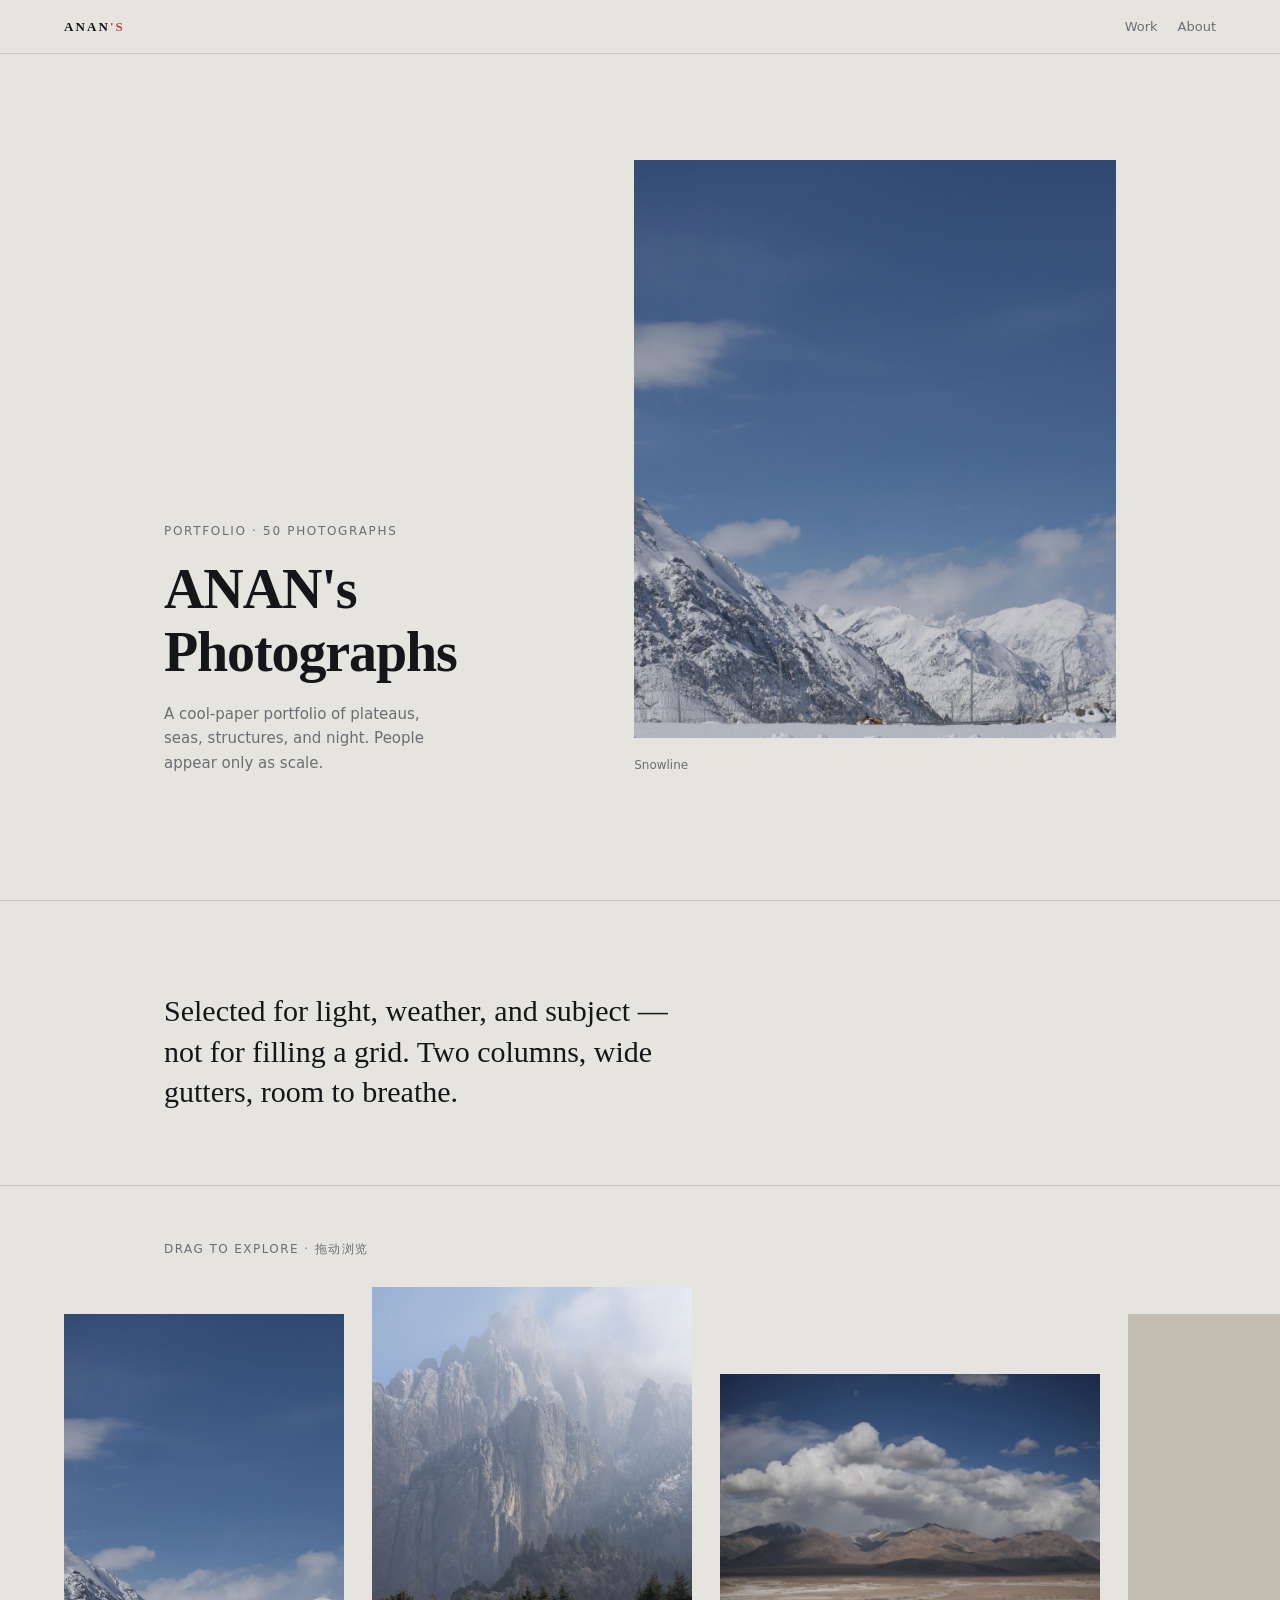
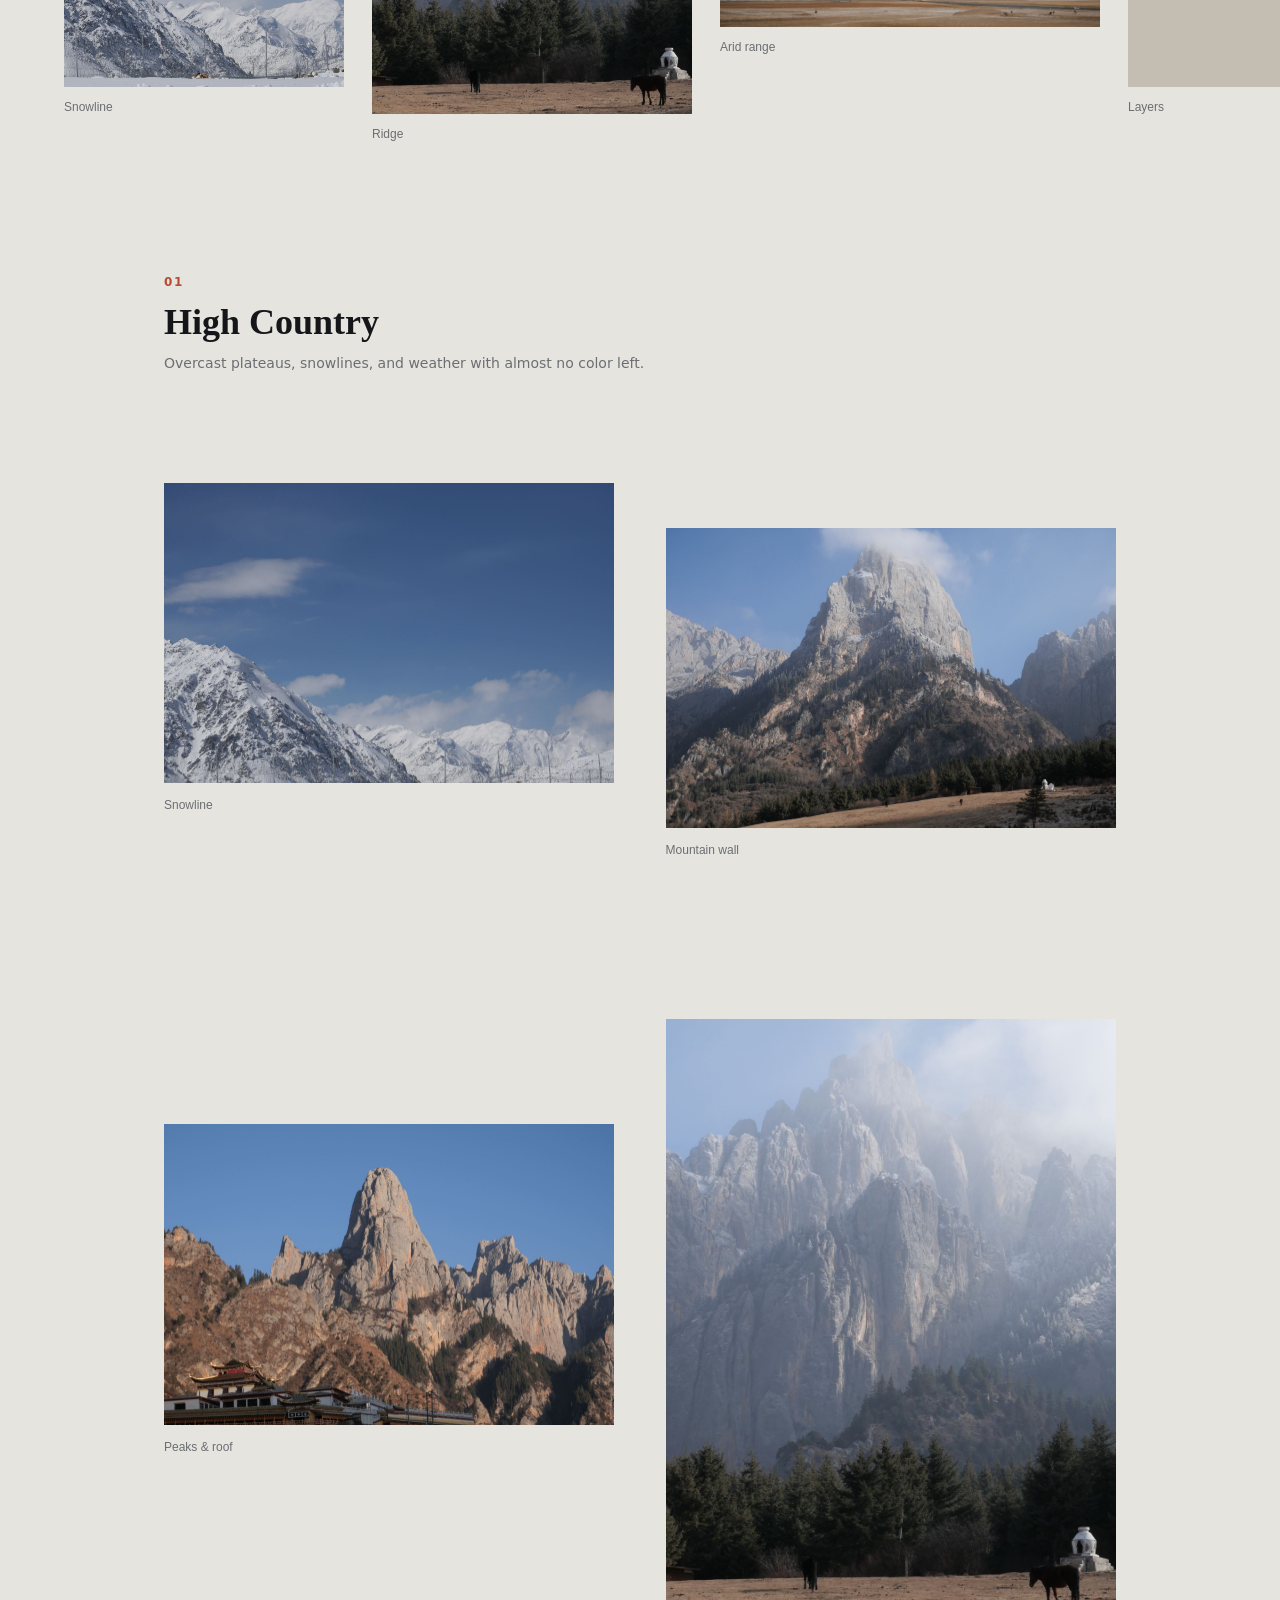
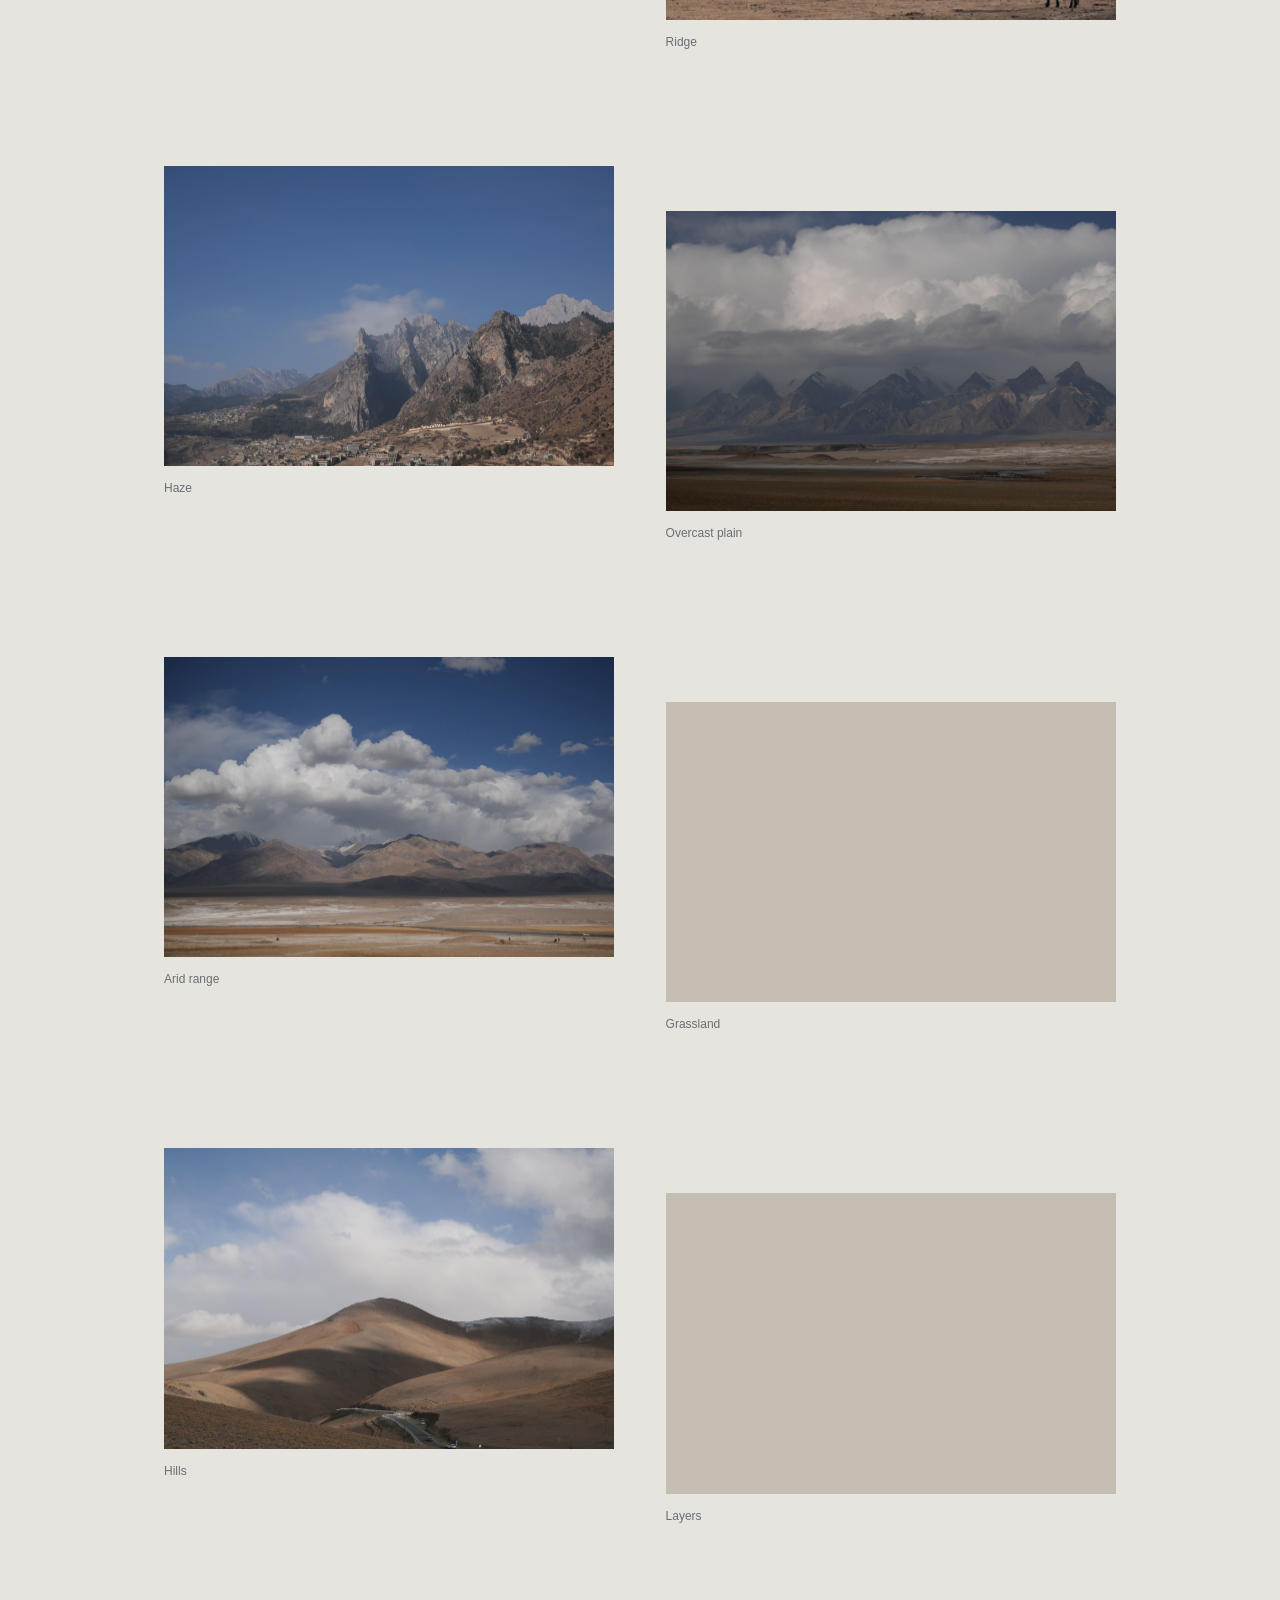
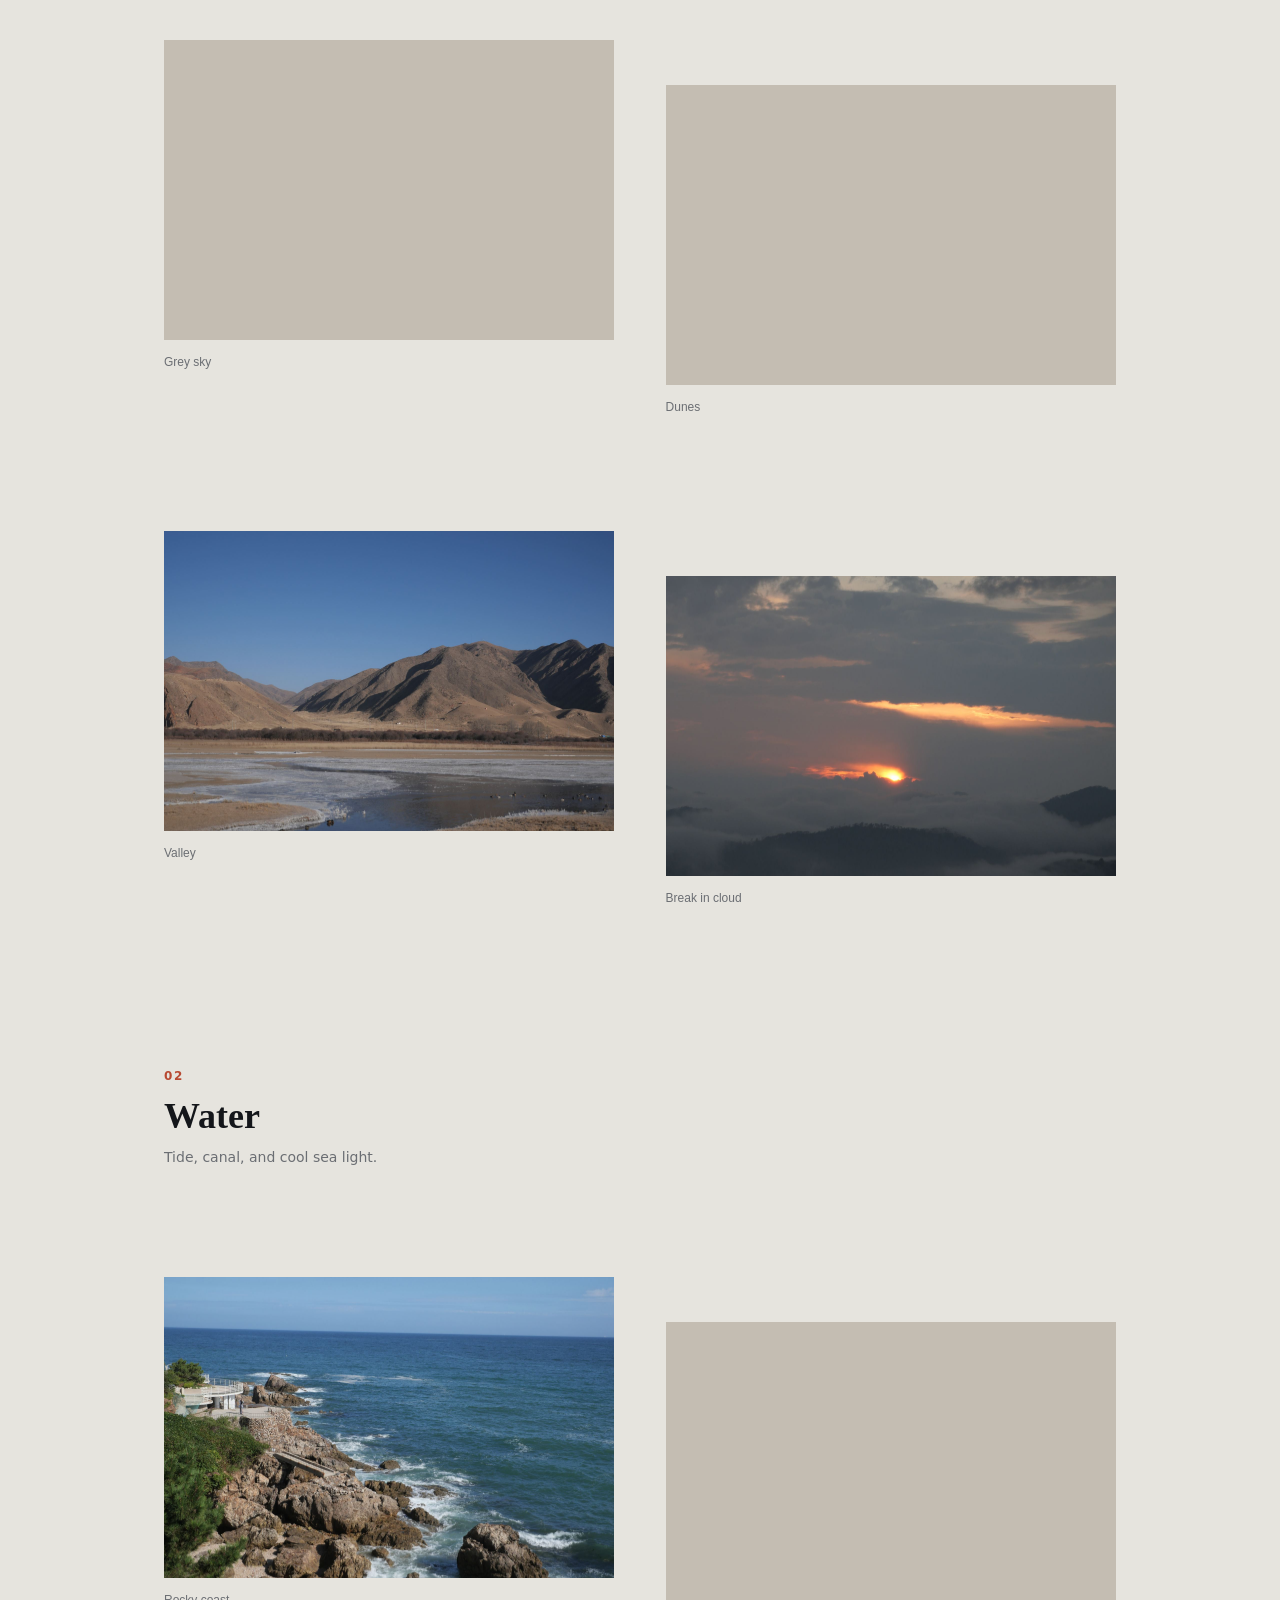
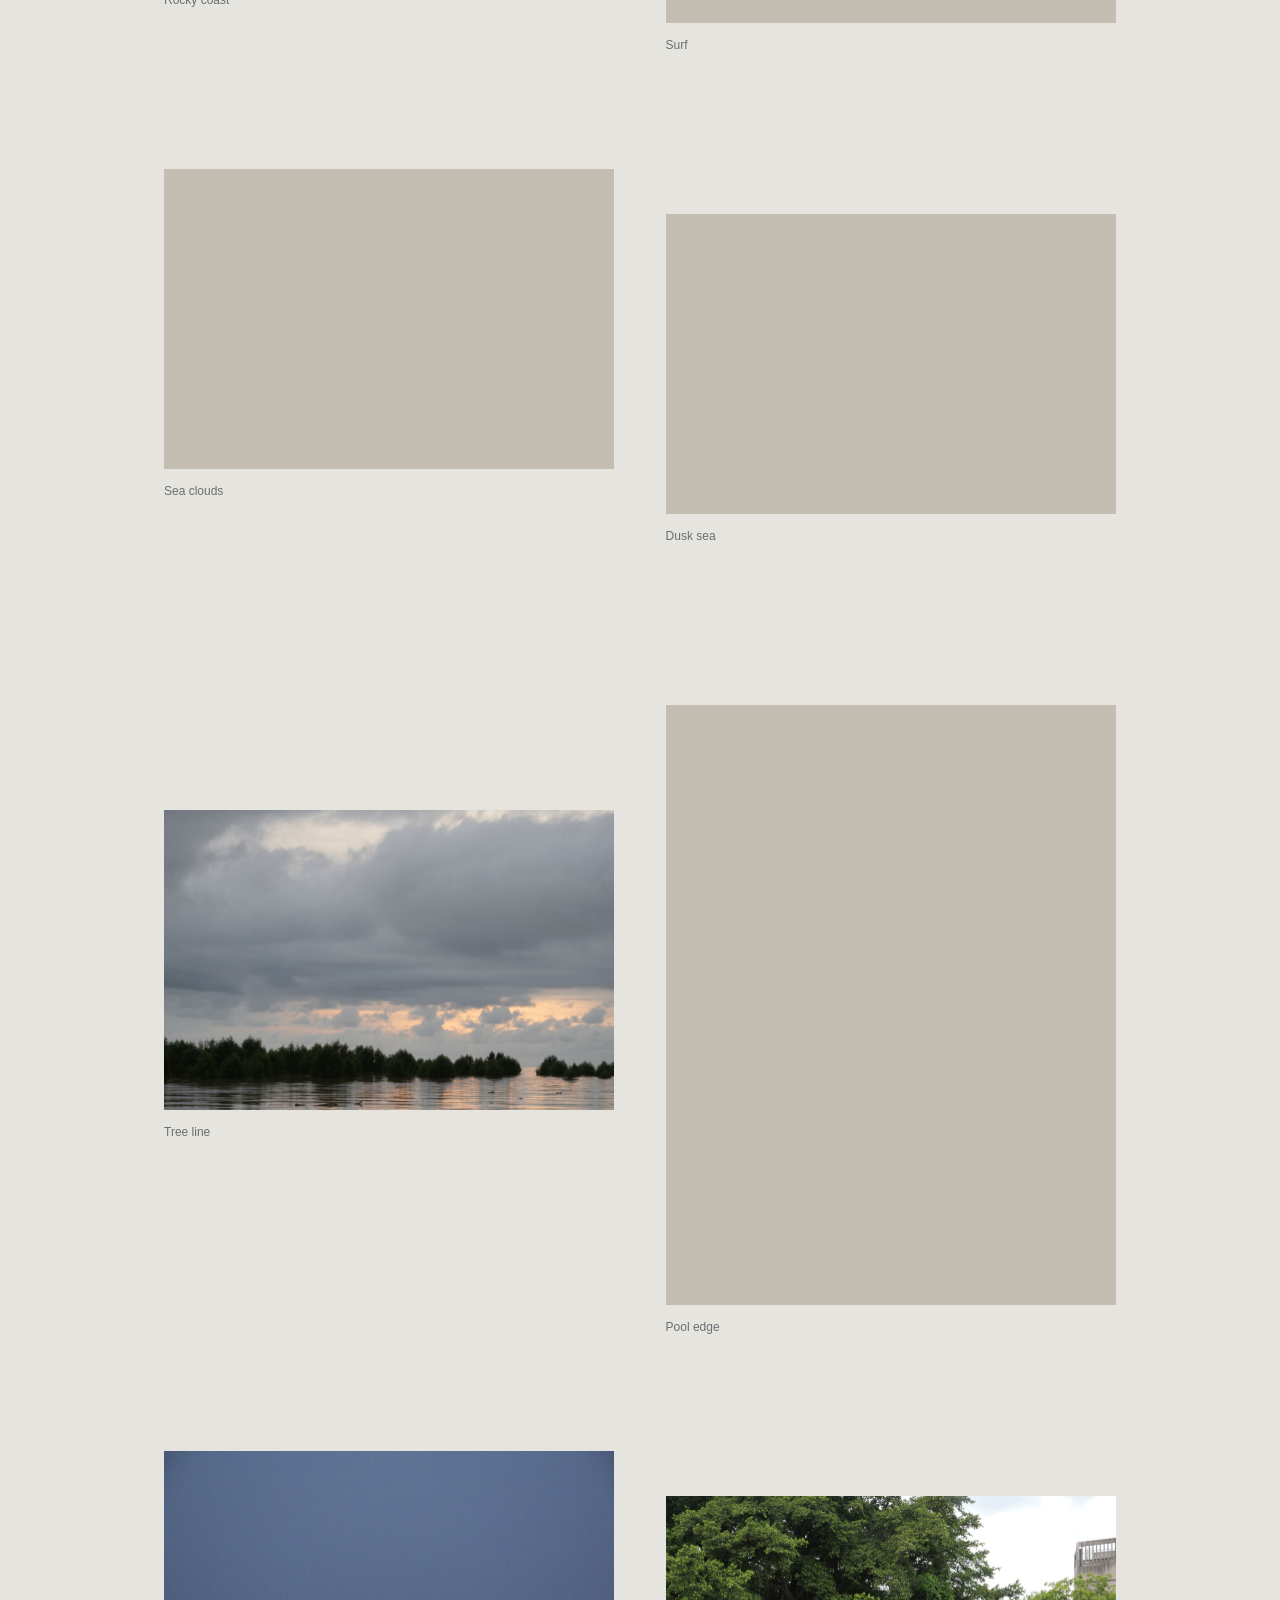
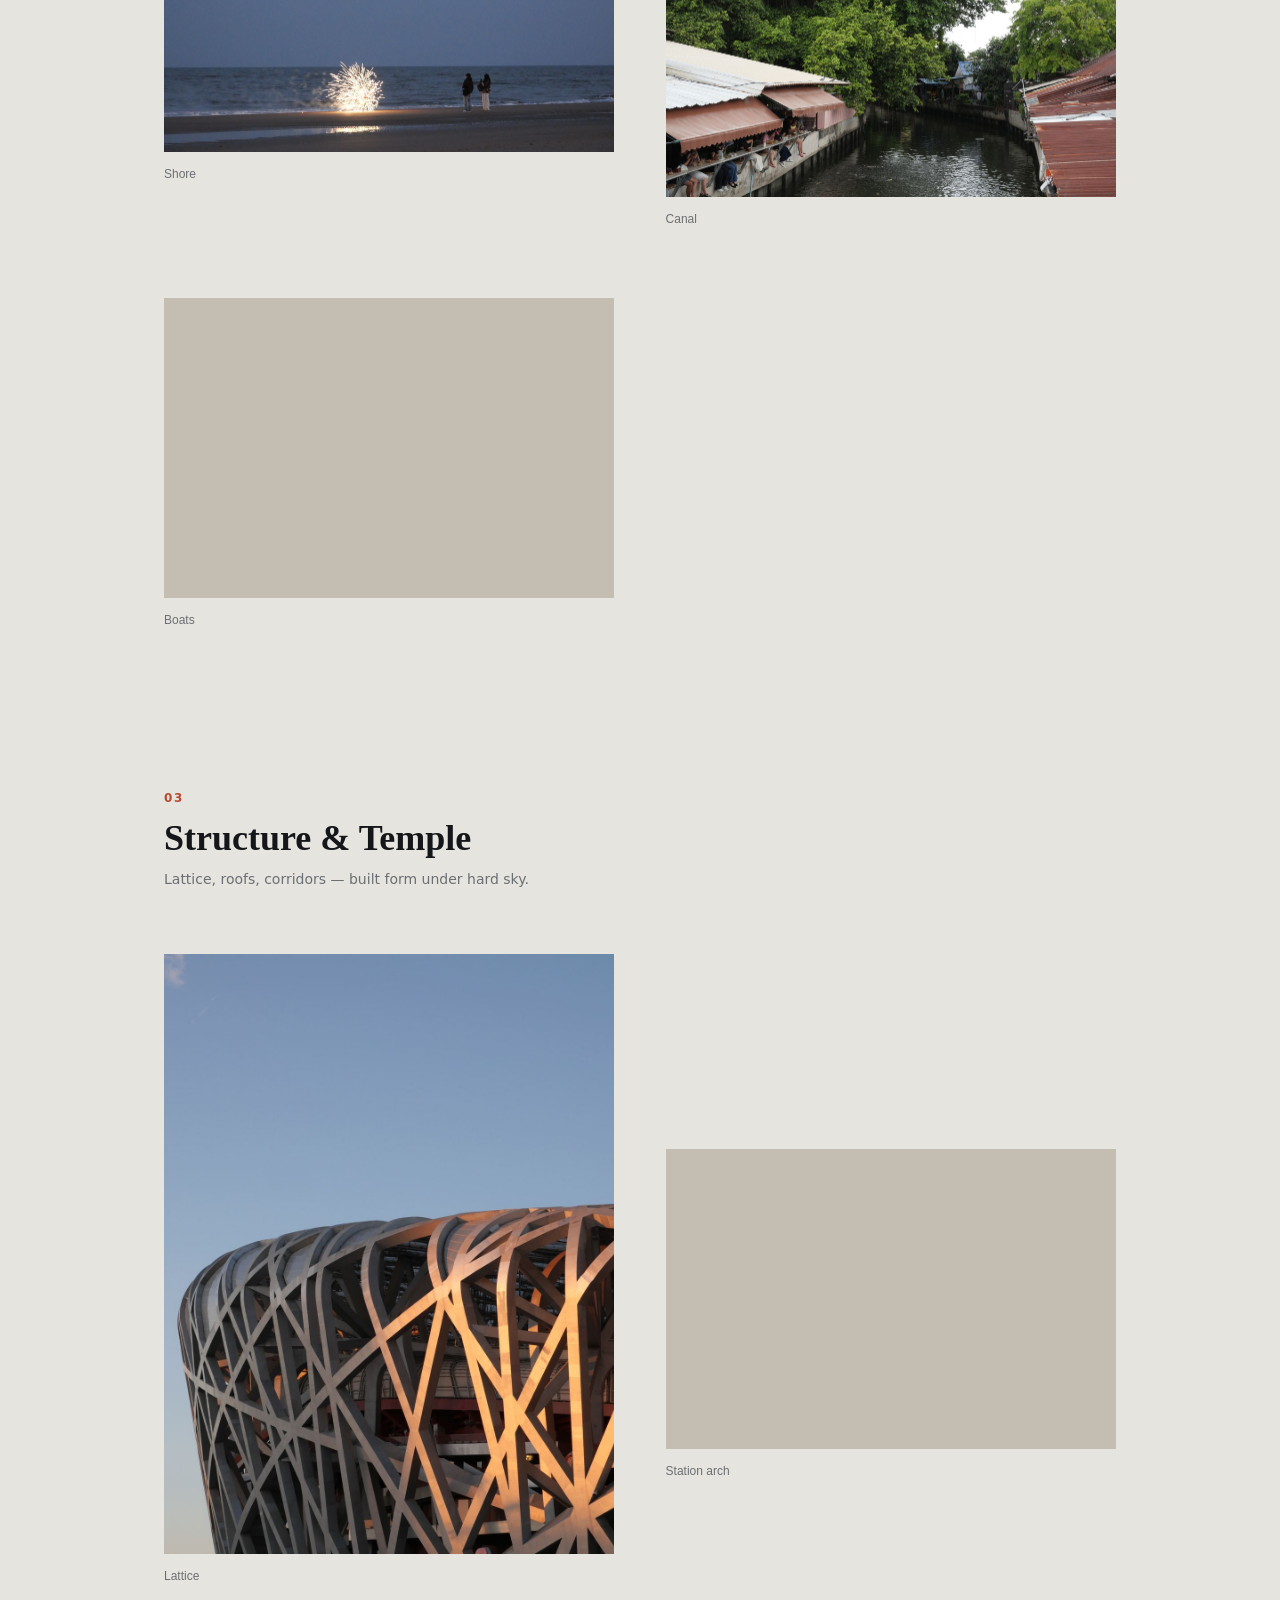
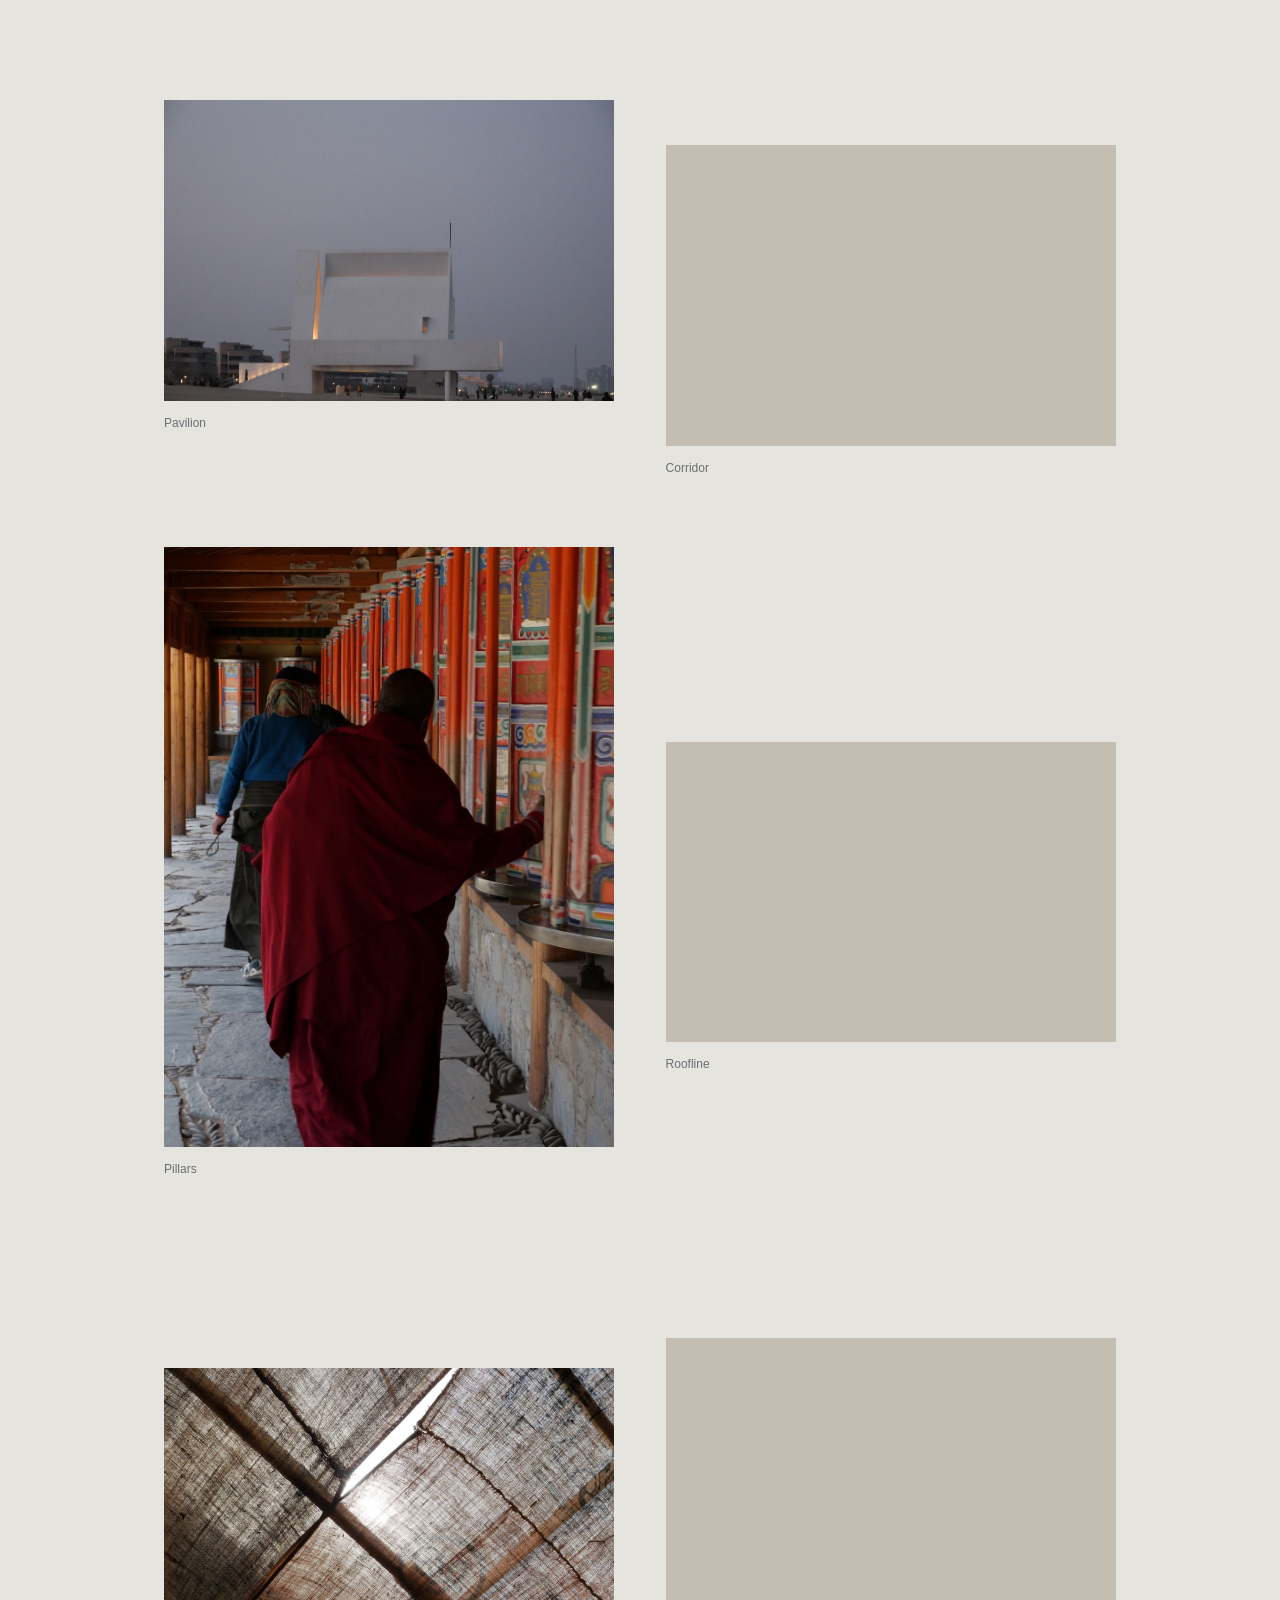
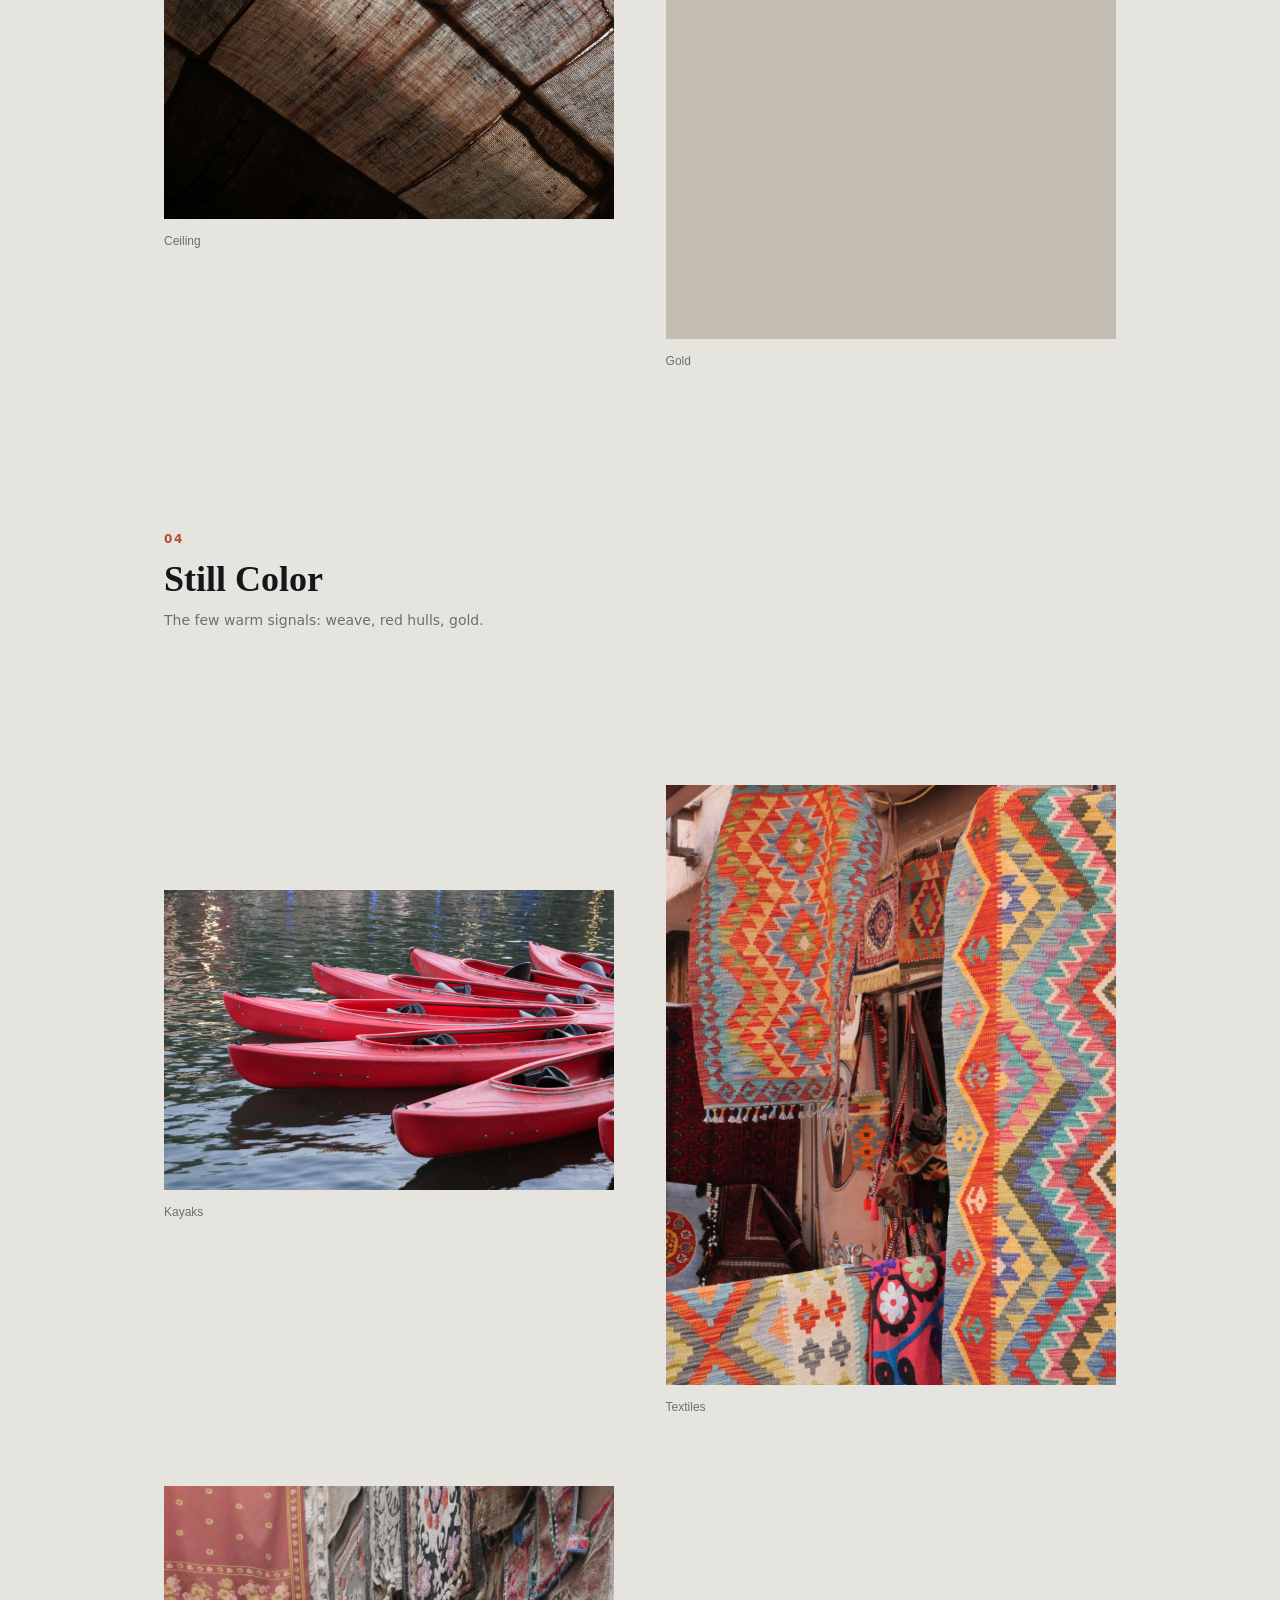
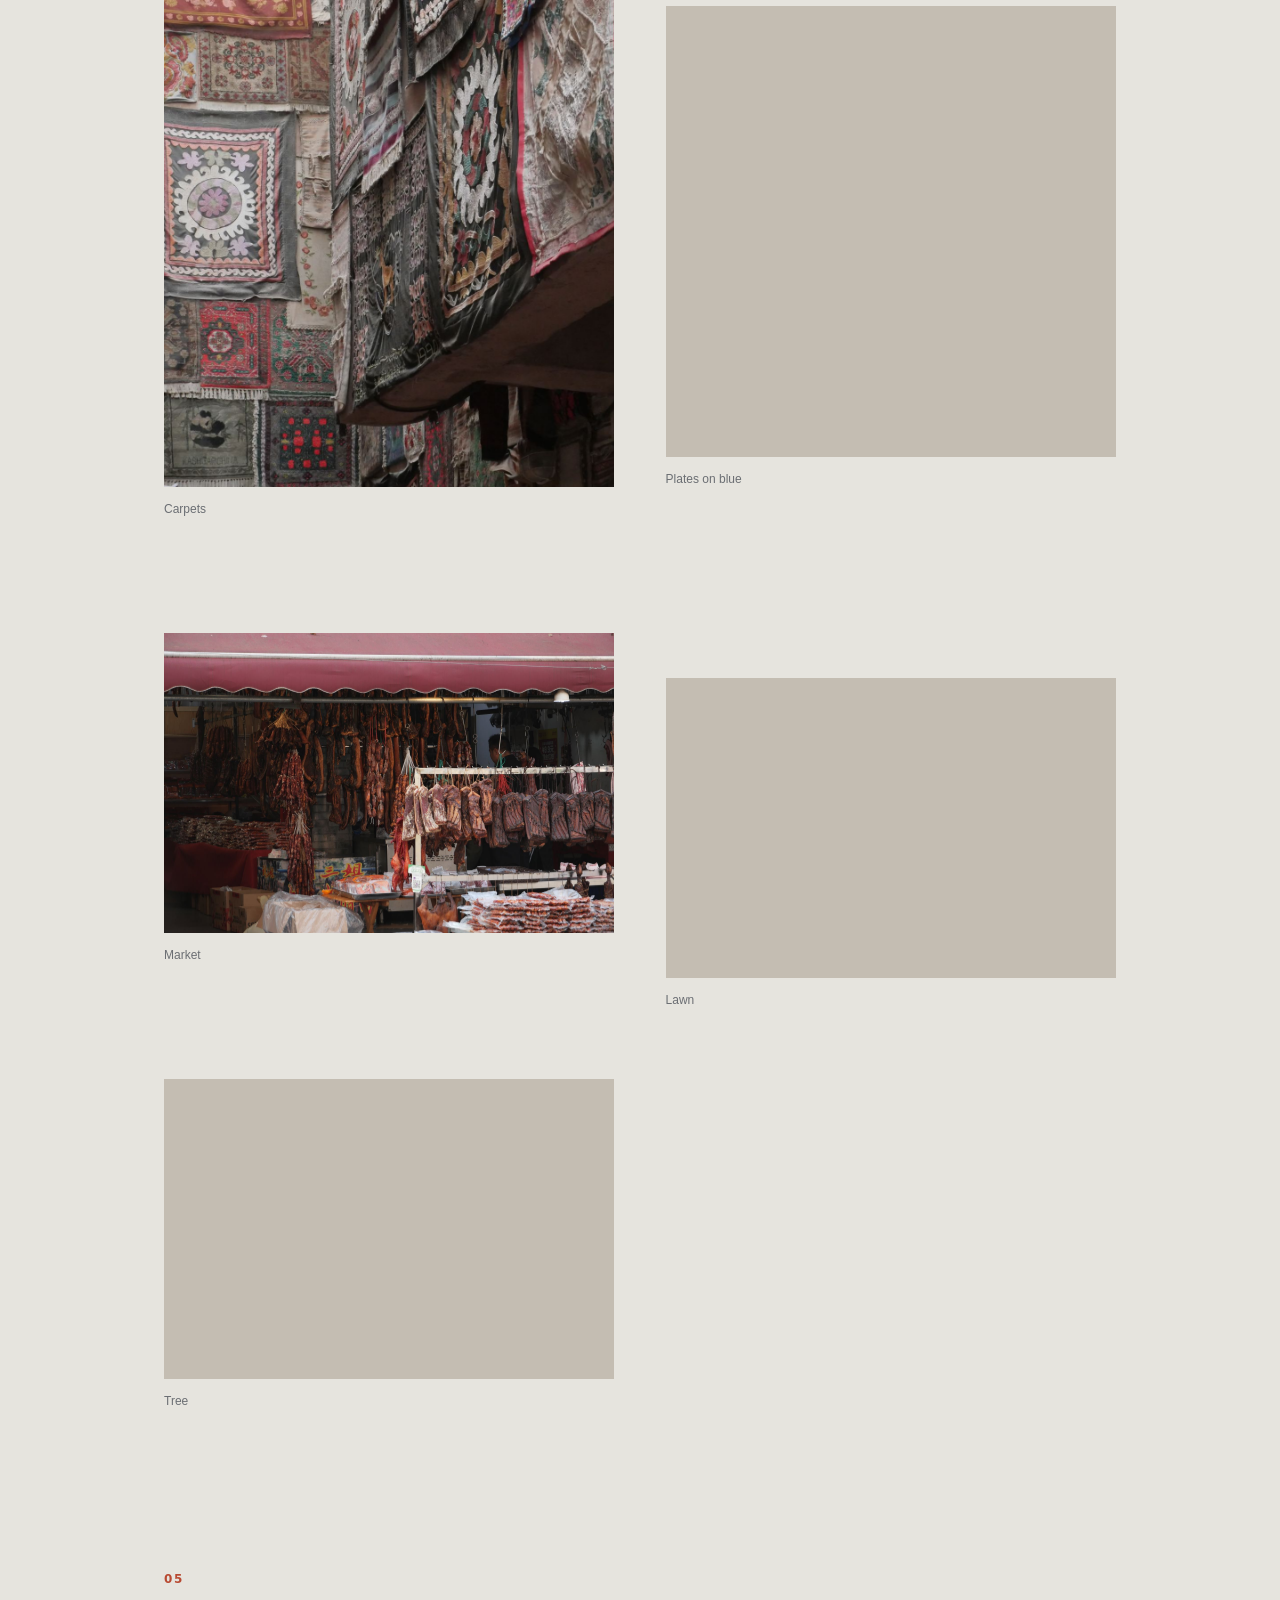
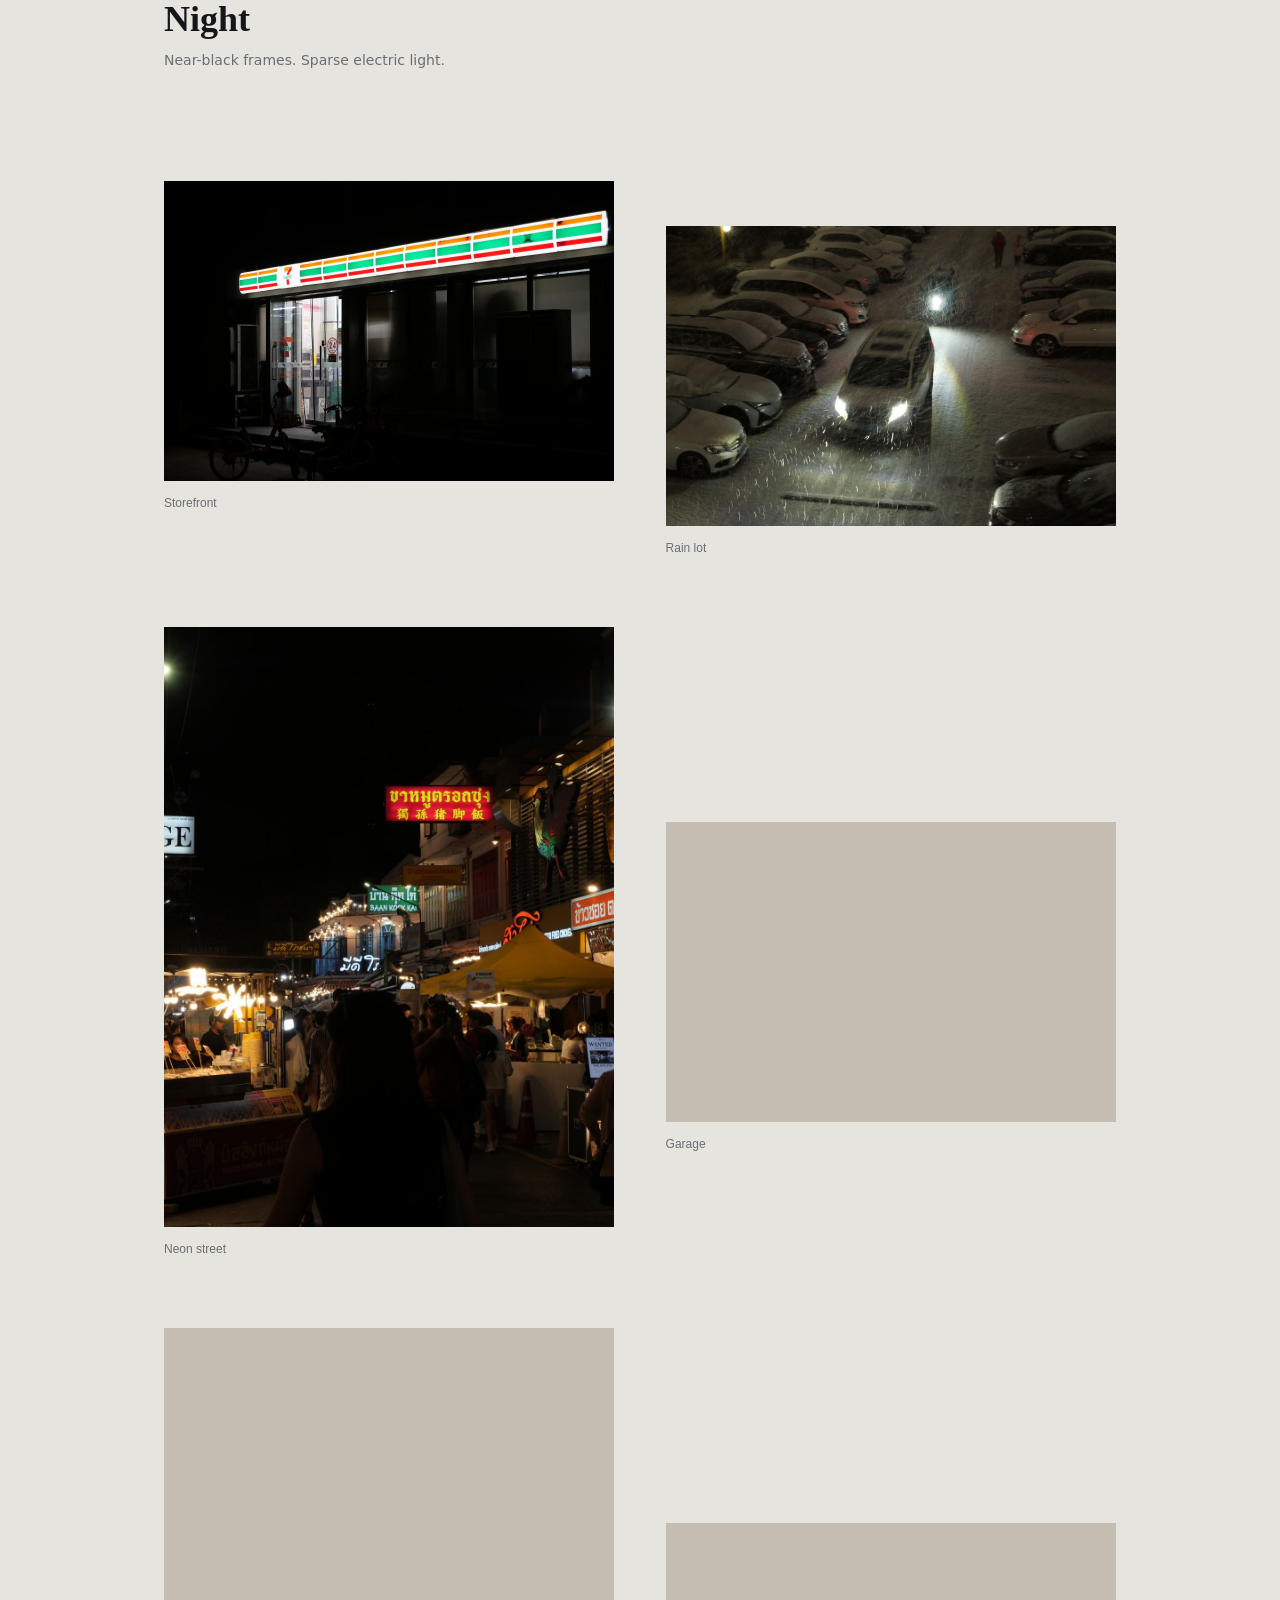
<file: index.html>
<!DOCTYPE html>
<html lang="en">
  <head>
    <meta charset="UTF-8" />
    <meta name="viewport" content="width=device-width, initial-scale=1" />
    <title>ANAN's Photographs</title>
    <meta
      name="description"
      content="Minimal dual-column portfolio: fifty frames of high country, water, structure, and night."
    />
    <link rel="stylesheet" href="css/styles.css" />
  </head>
  <body>
    <div class="progress" aria-hidden="true"></div>
    <div class="cursor" aria-hidden="true"><span class="cursor-label"></span></div>

    <header class="site-bar">
      <a class="site-brand" href="#">ANAN<span>'s</span></a>
      <nav class="site-links" aria-label="Sections">
        <a href="#works">Work</a>
        <a href="#about">About</a>
      </nav>
    </header>

    <section class="hero">
      <div class="wrap hero-inner">
        <div>
          <p class="hero-kicker">Portfolio · <span data-count>50</span> photographs</p>
          <h1>ANAN's<br />Photographs</h1>
          <p class="hero-lede">
            A cool-paper portfolio of plateaus, seas, structures, and night. People appear only as
            scale.
          </p>
        </div>
        <figure class="hero-frame reveal">
          <img data-hero-img src="images/P1000448.JPG" alt="Snow peaks" />
          <figcaption data-hero-cap>Snowline</figcaption>
        </figure>
      </div>
    </section>

    <section class="statement">
      <div class="wrap reveal">
        <p>
          Selected for light, weather, and subject — not for filling a grid. Two columns, wide
          gutters, room to breathe.
        </p>
      </div>
    </section>

    <section class="drag-strip" id="strip" aria-label="Draggable photo strip">
      <div class="wrap drag-strip-head reveal">
        <p class="drag-hint">Drag to explore · 拖动浏览</p>
      </div>
      <div class="drag-track" data-drag-track>
        <div class="drag-rail" data-drag-rail></div>
      </div>
    </section>

    <div id="works"></div>

    <section class="about" id="about">
      <div class="wrap about-grid reveal">
        <div>
          <h2>About this set</h2>
          <p>
            Fifty photographs from a larger archive. Palette tokens were read from the images
            themselves: cool paper, cerulean, sparse terracotta.
          </p>
          <p>
            Layout follows a minimal dual-column gallery — whitespace first, no card grid. Motion is
            limited to quiet scroll reveals.
          </p>
        </div>
        <div>
          <p>
            Design system:
            <a href="DESIGN.md">DESIGN.md</a>
            ·
            <a href="design-system.html">design-system.html</a>
          </p>
          <p class="meta">ANAN's Photographs · <span data-count>50</span> images</p>
        </div>
      </div>
    </section>

    <footer class="end">
      <div class="wrap">ANAN's Photographs · dual-column portfolio</div>
    </footer>

    <div class="lightbox" id="lightbox" role="dialog" aria-modal="true" aria-label="Photo viewer">
      <div class="lightbox-inner">
        <img alt="" />
        <div class="lightbox-bar">
          <div>
            <p data-cap></p>
            <span class="file" data-file></span>
          </div>
          <div class="lightbox-actions">
            <button type="button" class="lb-prev" aria-label="Previous">←</button>
            <button type="button" class="lb-next" aria-label="Next">→</button>
            <button type="button" class="lb-close primary" aria-label="Close">Close</button>
          </div>
        </div>
      </div>
    </div>

    <script type="module" src="js/main.js"></script>
  </body>
</html>
</file>
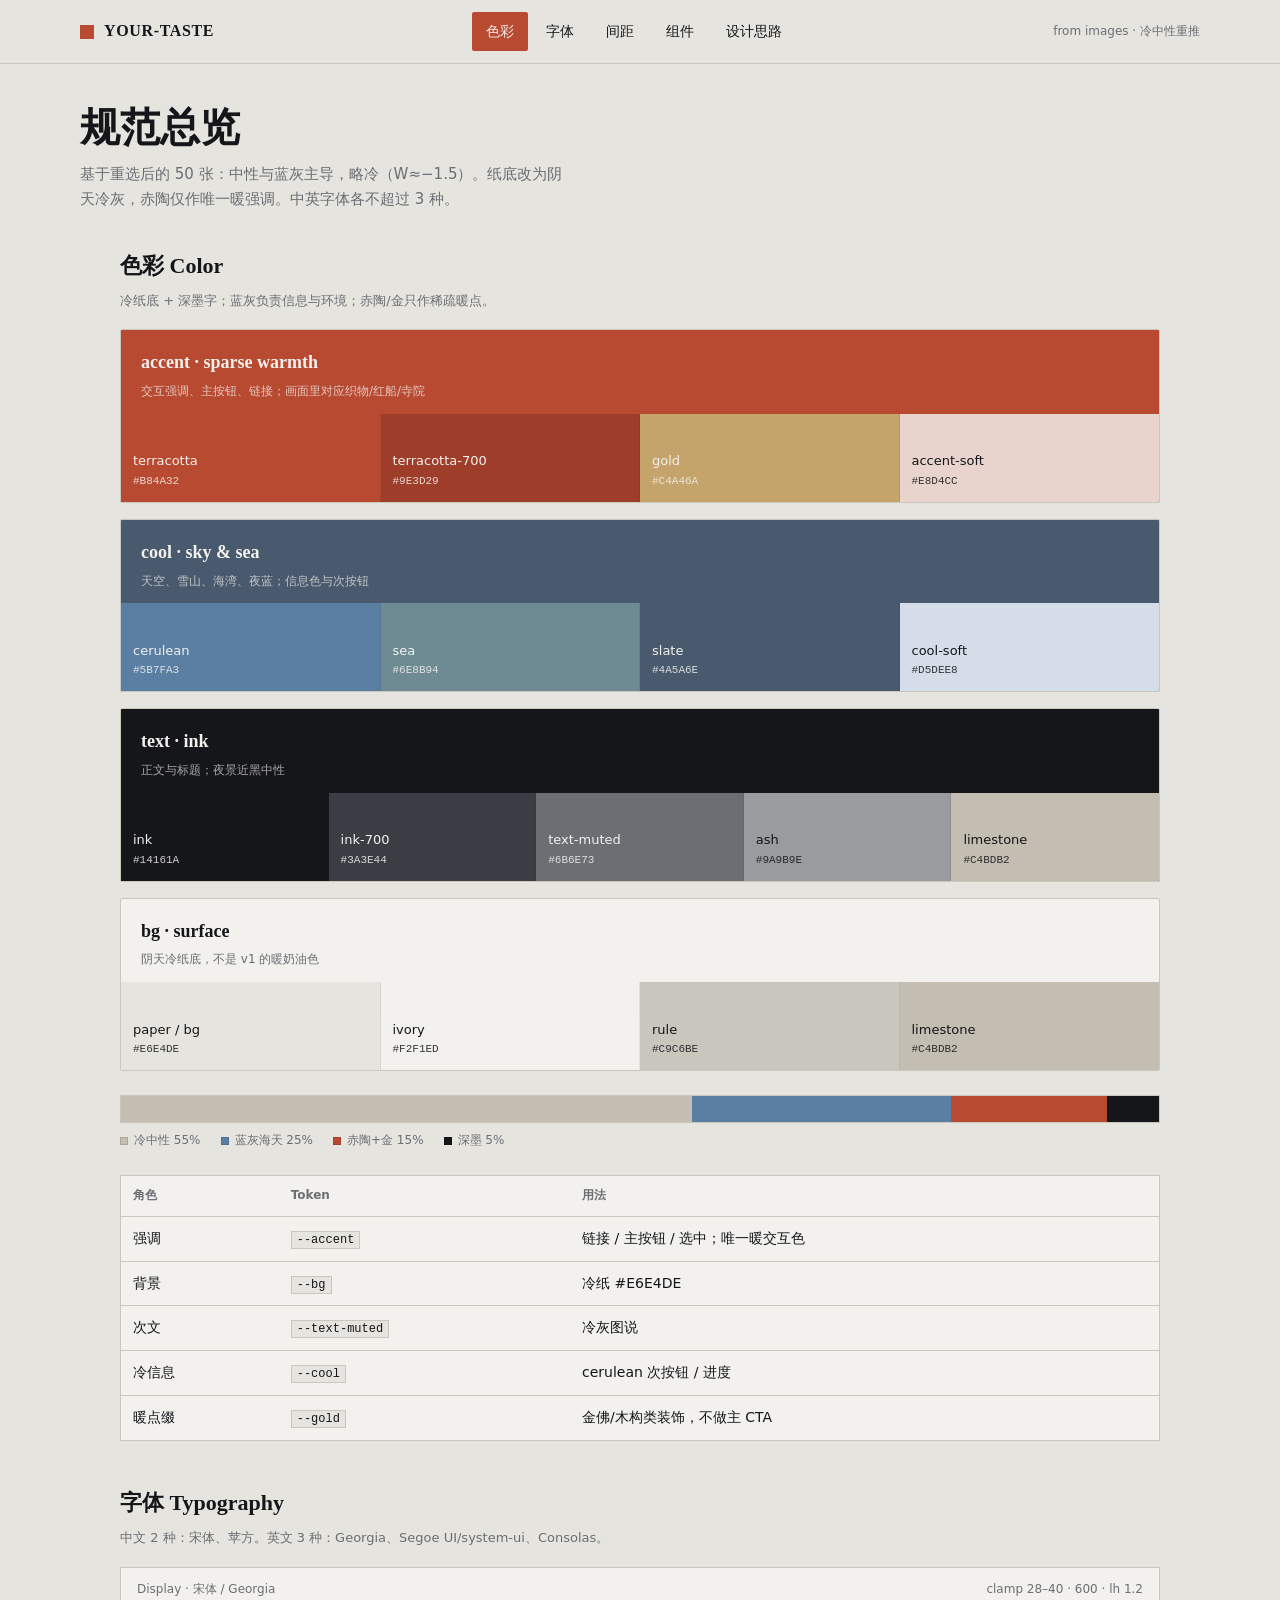
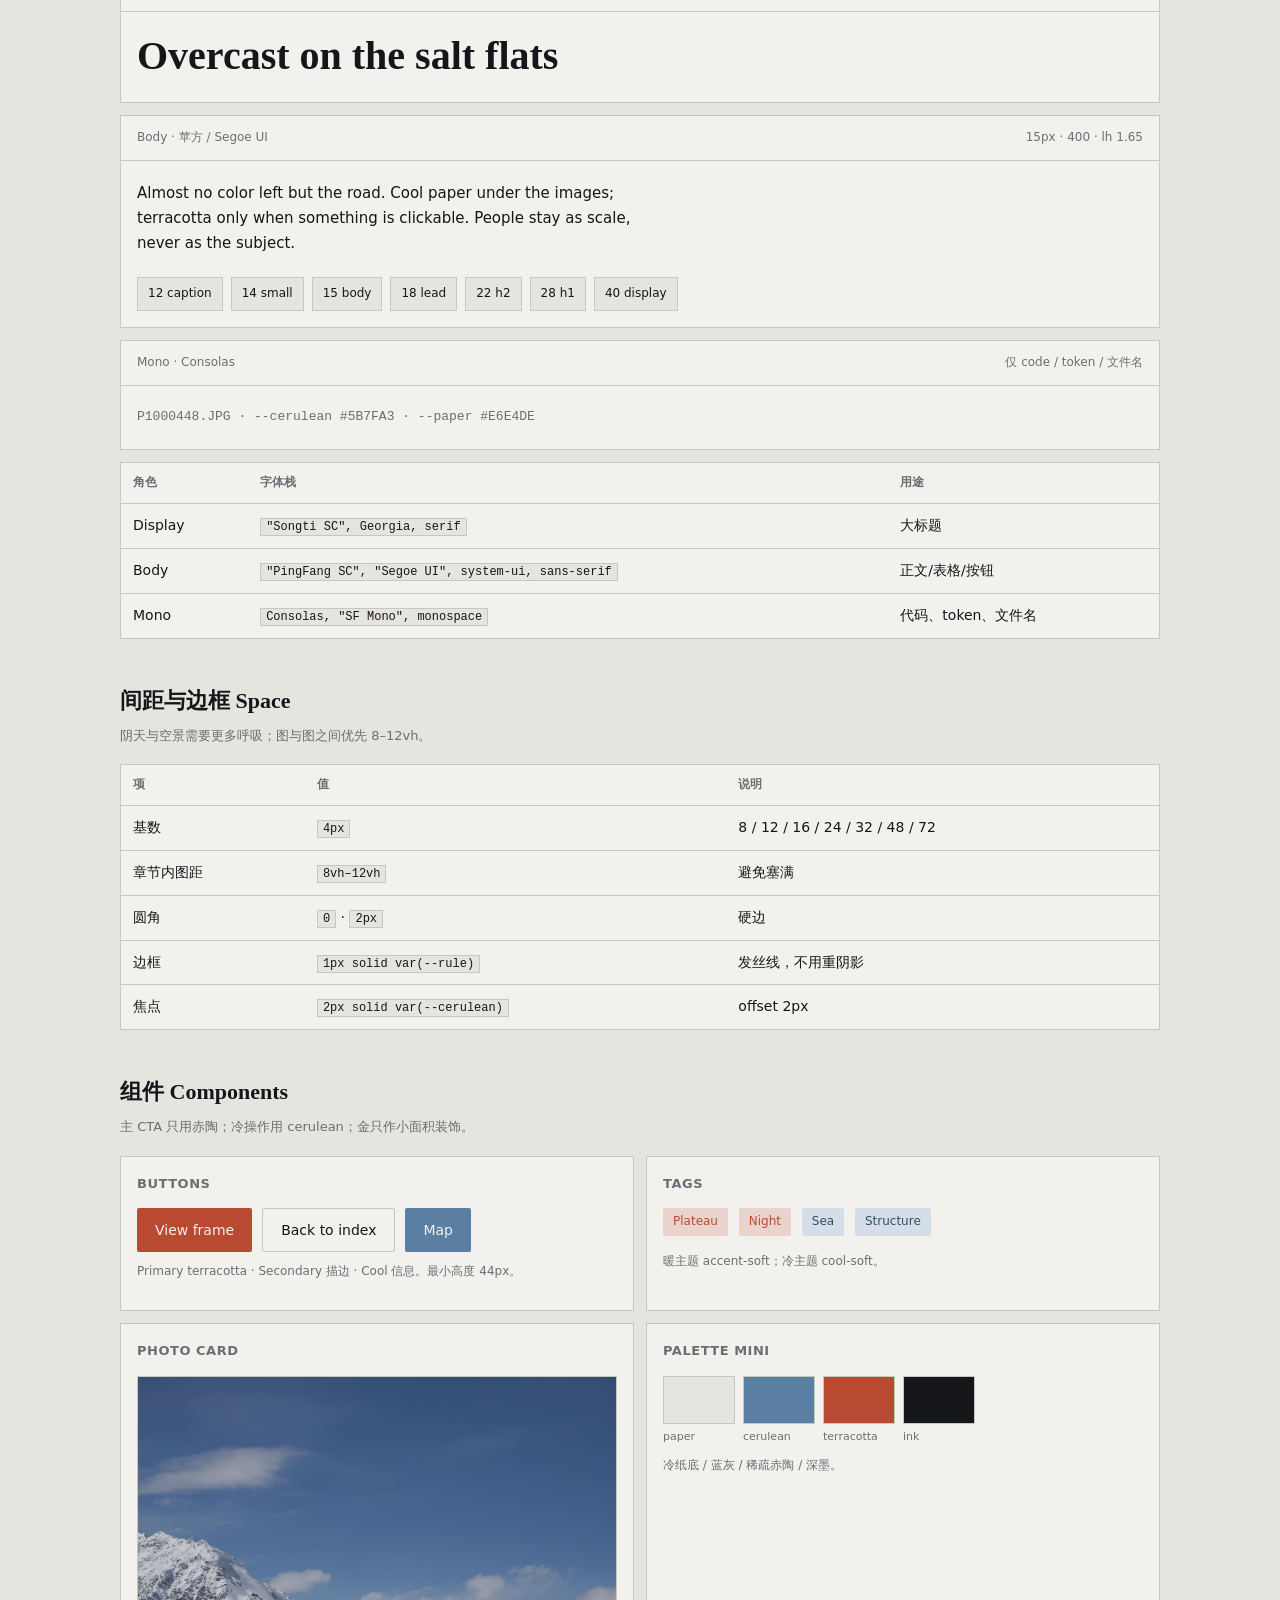
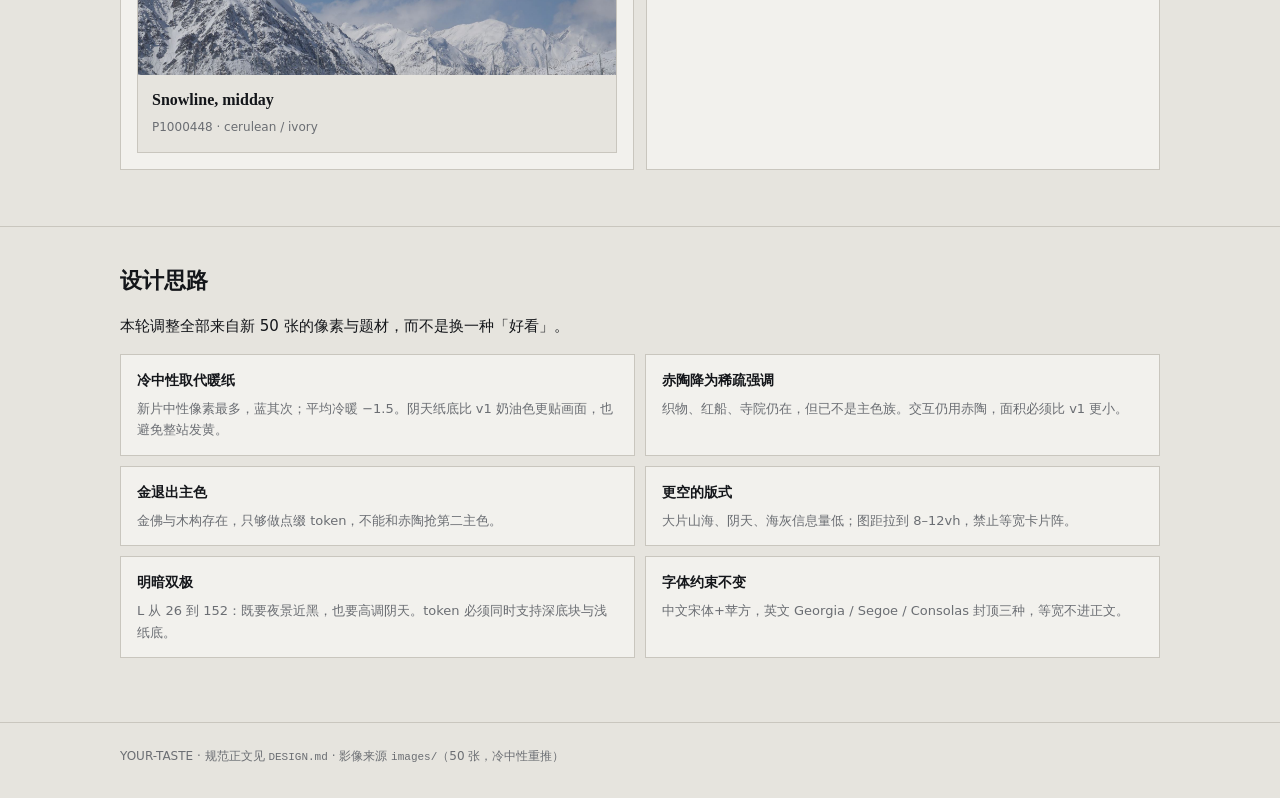
<file: design-system.html>
<!DOCTYPE html>
<html lang="zh-CN">
  <head>
    <meta charset="UTF-8" />
    <meta name="viewport" content="width=device-width, initial-scale=1" />
    <title>YOUR-TASTE — Design System</title>
    <style>
      /* 中文 ≤3：宋体、苹方；英文 ≤3：Georgia、Segoe UI/system-ui、Consolas */
      :root {
        --ink: #14161a;
        --paper: #e6e4de;
        --ash: #9a9b9e;
        --limestone: #c4bdb2;
        --terracotta: #b84a32;
        --gold: #c4a46a;
        --cerulean: #5b7fa3;
        --sea: #6e8b94;
        --slate: #4a5a6e;
        --ivory: #f2f1ed;
        --text-muted: #6b6e73;
        --rule: #c9c6be;
        --accent-soft: #e8d4cc;
        --cool-soft: #d5dee8;

        --font-display: "Songti SC", Georgia, serif;
        --font-body: "PingFang SC", "Segoe UI", system-ui, sans-serif;
        --font-mono: Consolas, "SF Mono", ui-monospace, monospace;
      }

      * {
        box-sizing: border-box;
      }
      html {
        scroll-behavior: smooth;
      }
      @media (prefers-reduced-motion: reduce) {
        html {
          scroll-behavior: auto;
        }
        *,
        *::before,
        *::after {
          animation: none !important;
          transition: none !important;
        }
      }

      body {
        margin: 0;
        background: var(--paper);
        color: var(--ink);
        font-family: var(--font-body);
        font-size: 15px;
        line-height: 1.65;
        -webkit-font-smoothing: antialiased;
      }

      a {
        color: var(--terracotta);
        text-underline-offset: 3px;
      }
      a:focus-visible,
      button:focus-visible {
        outline: 2px solid var(--cerulean);
        outline-offset: 2px;
      }

      .wrap {
        max-width: 1120px;
        margin: 0 auto;
        padding: 0 20px;
      }
      @media (min-width: 768px) {
        .wrap {
          padding: 0 40px;
        }
      }

      .appbar {
        position: sticky;
        top: 0;
        z-index: 30;
        background: rgba(230, 228, 222, 0.96);
        backdrop-filter: blur(10px);
        border-bottom: 1px solid var(--rule);
      }
      .appbar-inner {
        display: flex;
        align-items: center;
        justify-content: space-between;
        gap: 16px;
        padding: 12px 0;
        flex-wrap: wrap;
      }
      .brand {
        display: flex;
        align-items: center;
        gap: 10px;
        font-family: var(--font-display);
        font-size: 16px;
        font-weight: 600;
        letter-spacing: 0.04em;
      }
      .brand-mark {
        width: 14px;
        height: 14px;
        background: var(--terracotta);
      }
      .tabs {
        display: flex;
        gap: 4px;
        flex-wrap: wrap;
      }
      .tabs a {
        font-size: 14px;
        color: var(--ink);
        text-decoration: none;
        padding: 8px 14px;
        border-radius: 2px;
        min-height: 36px;
        display: inline-flex;
        align-items: center;
      }
      .tabs a:hover {
        background: rgba(20, 22, 26, 0.06);
      }
      .tabs a.is-active {
        background: var(--terracotta);
        color: var(--ivory);
      }
      .appbar-note {
        font-size: 12px;
        color: var(--text-muted);
      }

      .page-head {
        padding: 40px 0 28px;
      }
      .page-head h1 {
        font-family: var(--font-display);
        font-size: clamp(28px, 5vw, 40px);
        font-weight: 600;
        margin: 0 0 10px;
        line-height: 1.2;
      }
      .page-head p {
        margin: 0;
        color: var(--text-muted);
        max-width: 52ch;
      }

      .band {
        border: 1px solid var(--rule);
        border-radius: 2px;
        margin-bottom: 16px;
        overflow: hidden;
        background: var(--ivory);
      }
      .band-head {
        padding: 18px 20px 12px;
        font-family: var(--font-display);
        font-size: 18px;
        font-weight: 600;
      }
      .band-head small {
        display: block;
        margin-top: 4px;
        font-family: var(--font-body);
        font-size: 12px;
        font-weight: 400;
        color: var(--text-muted);
      }
      .band-strip {
        display: flex;
        flex-wrap: wrap;
        gap: 0;
      }
      .chip {
        flex: 1 1 110px;
        min-width: 110px;
        min-height: 88px;
        padding: 14px 12px 12px;
        display: flex;
        flex-direction: column;
        justify-content: flex-end;
        gap: 2px;
        border-right: 1px solid rgba(20, 22, 26, 0.08);
      }
      .chip:last-child {
        border-right: none;
      }
      .chip-name {
        font-size: 13px;
        font-weight: 500;
        line-height: 1.25;
      }
      .chip-hex {
        font-family: var(--font-mono);
        font-size: 11px;
        opacity: 0.85;
      }
      .chip.on-dark {
        color: var(--ivory);
      }
      .chip.on-light {
        color: var(--ink);
      }

      .band.warm {
        background: var(--terracotta);
      }
      .band.warm .band-head {
        color: var(--ivory);
      }
      .band.warm .band-head small {
        color: rgba(242, 241, 237, 0.75);
      }

      .band.ink {
        background: #14161a;
      }
      .band.ink .band-head {
        color: var(--ivory);
      }
      .band.ink .band-head small {
        color: rgba(242, 241, 237, 0.65);
      }

      .band.cool {
        background: var(--slate);
      }
      .band.cool .band-head {
        color: var(--ivory);
      }
      .band.cool .band-head small {
        color: rgba(242, 241, 237, 0.7);
      }

      .band.neutral {
        background: var(--ivory);
      }
      .band.neutral .band-head {
        color: var(--ink);
      }

      .ratio-bar {
        display: flex;
        height: 28px;
        border: 1px solid var(--rule);
        margin: 24px 0 8px;
        overflow: hidden;
      }
      .ratio-labels {
        display: flex;
        flex-wrap: wrap;
        gap: 12px 20px;
        font-size: 12px;
        color: var(--text-muted);
      }
      .dot {
        display: inline-block;
        width: 8px;
        height: 8px;
        margin-right: 6px;
        border: 1px solid rgba(20, 22, 26, 0.15);
        vertical-align: middle;
      }

      section.block {
        padding: 36px 0 8px;
      }
      .section-title {
        font-family: var(--font-display);
        font-size: 22px;
        font-weight: 600;
        margin: 0 0 6px;
      }
      .section-sub {
        margin: 0 0 18px;
        color: var(--text-muted);
        font-size: 13px;
      }

      .type-block {
        border: 1px solid var(--rule);
        background: var(--ivory);
        margin-bottom: 12px;
      }
      .type-block-head {
        display: flex;
        justify-content: space-between;
        gap: 12px;
        flex-wrap: wrap;
        padding: 12px 16px;
        border-bottom: 1px solid var(--rule);
        font-size: 12px;
        color: var(--text-muted);
      }
      .type-block-body {
        padding: 20px 16px 22px;
      }
      .sample-display {
        font-family: var(--font-display);
        font-size: clamp(28px, 4vw, 40px);
        font-weight: 600;
        line-height: 1.2;
        margin: 0;
      }
      .sample-body {
        margin: 0;
        max-width: 56ch;
      }
      .sample-mono {
        margin: 0;
        font-family: var(--font-mono);
        font-size: 13px;
        color: var(--text-muted);
      }
      .scale-row {
        display: flex;
        flex-wrap: wrap;
        gap: 8px;
        padding: 0 16px 16px;
      }
      .scale-row span {
        font-size: 12px;
        border: 1px solid var(--rule);
        padding: 6px 10px;
        background: var(--paper);
      }

      .grid-2 {
        display: grid;
        grid-template-columns: 1fr;
        gap: 12px;
      }
      @media (min-width: 800px) {
        .grid-2 {
          grid-template-columns: 1fr 1fr;
        }
      }
      .panel {
        border: 1px solid var(--rule);
        background: var(--ivory);
        padding: 16px;
      }
      .panel h3 {
        margin: 0 0 14px;
        font-size: 13px;
        font-weight: 600;
        letter-spacing: 0.04em;
        color: var(--text-muted);
      }
      .btn-row {
        display: flex;
        flex-wrap: wrap;
        gap: 10px;
      }
      .btn {
        appearance: none;
        border: none;
        cursor: pointer;
        font-family: var(--font-body);
        font-size: 14px;
        padding: 10px 18px;
        min-height: 44px;
        border-radius: 2px;
      }
      .btn-primary {
        background: var(--terracotta);
        color: var(--ivory);
      }
      .btn-primary:hover {
        background: #9e3d29;
      }
      .btn-secondary {
        background: transparent;
        color: var(--ink);
        border: 1px solid var(--rule);
      }
      .btn-secondary:hover {
        border-color: var(--ink);
      }
      .btn-cool {
        background: var(--cerulean);
        color: var(--ivory);
      }
      .chip-tag {
        display: inline-block;
        padding: 4px 10px;
        border-radius: 2px;
        font-size: 12px;
        margin: 0 6px 6px 0;
        background: var(--accent-soft);
        color: var(--terracotta);
      }
      .chip-tag.cool {
        background: var(--cool-soft);
        color: #354d68;
      }
      .caption {
        font-size: 12px;
        color: var(--text-muted);
        margin-top: 10px;
      }
      .photo-card {
        border: 1px solid var(--rule);
        background: var(--paper);
      }
      .photo-card img {
        display: block;
        width: 100%;
        aspect-ratio: 16 / 10;
        object-fit: cover;
        background: var(--limestone);
      }
      .photo-card-body {
        padding: 12px 14px 14px;
      }
      .photo-card-title {
        font-family: var(--font-display);
        font-weight: 600;
        font-size: 16px;
        margin: 0 0 4px;
      }
      .swatch-row {
        display: flex;
        flex-wrap: wrap;
        gap: 8px;
      }
      .mini-swatch {
        width: 72px;
      }
      .mini-swatch .box {
        height: 48px;
        border: 1px solid var(--rule);
      }
      .mini-swatch span {
        display: block;
        font-size: 11px;
        color: var(--text-muted);
        margin-top: 4px;
      }

      .table-wrap {
        overflow-x: auto;
      }
      table.spec {
        width: 100%;
        border-collapse: collapse;
        font-size: 14px;
        background: var(--ivory);
        border: 1px solid var(--rule);
      }
      table.spec th,
      table.spec td {
        text-align: left;
        padding: 10px 12px;
        border-bottom: 1px solid var(--rule);
        vertical-align: top;
      }
      table.spec th {
        font-size: 12px;
        font-weight: 600;
        color: var(--text-muted);
      }
      table.spec code {
        font-family: var(--font-mono);
        font-size: 12px;
        background: var(--paper);
        border: 1px solid var(--rule);
        padding: 1px 5px;
      }

      .rationale {
        margin: 48px 0 64px;
        border-top: 1px solid var(--rule);
        padding-top: 36px;
      }
      .rationale h2 {
        font-family: var(--font-display);
        font-size: 22px;
        font-weight: 600;
        margin: 0 0 8px;
      }
      .rationale > p {
        margin: 0 0 20px;
        color: var(--text-muted);
        max-width: 58ch;
      }
      .idea-list {
        display: grid;
        grid-template-columns: 1fr;
        gap: 10px;
      }
      @media (min-width: 700px) {
        .idea-list {
          grid-template-columns: 1fr 1fr;
        }
      }
      .idea {
        border: 1px solid var(--rule);
        background: var(--ivory);
        padding: 14px 16px;
      }
      .idea h3 {
        margin: 0 0 6px;
        font-size: 14px;
        font-weight: 600;
      }
      .idea p {
        margin: 0;
        font-size: 13px;
        color: var(--text-muted);
      }

      footer {
        border-top: 1px solid var(--rule);
        padding: 24px 0 40px;
        font-size: 12px;
        color: var(--text-muted);
      }
      footer code {
        font-family: var(--font-mono);
        font-size: 11px;
      }
    </style>
  </head>
  <body>
    <header class="appbar">
      <div class="wrap appbar-inner">
        <div class="brand">
          <span class="brand-mark" aria-hidden="true"></span>YOUR-TASTE
        </div>
        <nav class="tabs" aria-label="规范目录">
          <a class="is-active" href="#color">色彩</a>
          <a href="#type">字体</a>
          <a href="#space">间距</a>
          <a href="#comp">组件</a>
          <a href="#rationale">设计思路</a>
        </nav>
        <div class="appbar-note">from images · 冷中性重推</div>
      </div>
    </header>

    <main>
      <div class="wrap page-head">
        <h1>规范总览</h1>
        <p>
          基于重选后的 50 张：中性与蓝灰主导，略冷（W≈−1.5）。纸底改为阴天冷灰，赤陶仅作唯一暖强调。中英字体各不超过 3 种。
        </p>
      </div>

      <section id="color" class="block" style="padding-top: 8px">
        <div class="wrap">
          <h2 class="section-title">色彩 Color</h2>
          <p class="section-sub">冷纸底 + 深墨字；蓝灰负责信息与环境；赤陶/金只作稀疏暖点。</p>

          <div class="band warm">
            <div class="band-head">
              accent · sparse warmth
              <small>交互强调、主按钮、链接；画面里对应织物/红船/寺院</small>
            </div>
            <div class="band-strip">
              <div class="chip on-dark" style="background: #b84a32">
                <div class="chip-name">terracotta</div>
                <div class="chip-hex">#B84A32</div>
              </div>
              <div class="chip on-dark" style="background: #9e3d29">
                <div class="chip-name">terracotta-700</div>
                <div class="chip-hex">#9E3D29</div>
              </div>
              <div class="chip on-dark" style="background: #c4a46a">
                <div class="chip-name">gold</div>
                <div class="chip-hex">#C4A46A</div>
              </div>
              <div class="chip on-light" style="background: #e8d4cc">
                <div class="chip-name">accent-soft</div>
                <div class="chip-hex">#E8D4CC</div>
              </div>
            </div>
          </div>

          <div class="band cool">
            <div class="band-head">
              cool · sky &amp; sea
              <small>天空、雪山、海湾、夜蓝；信息色与次按钮</small>
            </div>
            <div class="band-strip">
              <div class="chip on-dark" style="background: #5b7fa3">
                <div class="chip-name">cerulean</div>
                <div class="chip-hex">#5B7FA3</div>
              </div>
              <div class="chip on-dark" style="background: #6e8b94">
                <div class="chip-name">sea</div>
                <div class="chip-hex">#6E8B94</div>
              </div>
              <div class="chip on-dark" style="background: #4a5a6e">
                <div class="chip-name">slate</div>
                <div class="chip-hex">#4A5A6E</div>
              </div>
              <div class="chip on-light" style="background: #d5dee8">
                <div class="chip-name">cool-soft</div>
                <div class="chip-hex">#D5DEE8</div>
              </div>
            </div>
          </div>

          <div class="band ink">
            <div class="band-head">
              text · ink
              <small>正文与标题；夜景近黑中性</small>
            </div>
            <div class="band-strip">
              <div class="chip on-dark" style="background: #14161a">
                <div class="chip-name">ink</div>
                <div class="chip-hex">#14161A</div>
              </div>
              <div class="chip on-dark" style="background: #3a3e44">
                <div class="chip-name">ink-700</div>
                <div class="chip-hex">#3A3E44</div>
              </div>
              <div class="chip on-dark" style="background: #6b6e73">
                <div class="chip-name">text-muted</div>
                <div class="chip-hex">#6B6E73</div>
              </div>
              <div class="chip on-light" style="background: #9a9b9e">
                <div class="chip-name">ash</div>
                <div class="chip-hex">#9A9B9E</div>
              </div>
              <div class="chip on-light" style="background: #c4bdb2">
                <div class="chip-name">limestone</div>
                <div class="chip-hex">#C4BDB2</div>
              </div>
            </div>
          </div>

          <div class="band neutral">
            <div class="band-head">
              bg · surface
              <small>阴天冷纸底，不是 v1 的暖奶油色</small>
            </div>
            <div class="band-strip">
              <div class="chip on-light" style="background: #e6e4de">
                <div class="chip-name">paper / bg</div>
                <div class="chip-hex">#E6E4DE</div>
              </div>
              <div class="chip on-light" style="background: #f2f1ed">
                <div class="chip-name">ivory</div>
                <div class="chip-hex">#F2F1ED</div>
              </div>
              <div class="chip on-light" style="background: #c9c6be">
                <div class="chip-name">rule</div>
                <div class="chip-hex">#C9C6BE</div>
              </div>
              <div class="chip on-light" style="background: #c4bdb2">
                <div class="chip-name">limestone</div>
                <div class="chip-hex">#C4BDB2</div>
              </div>
            </div>
          </div>

          <div class="ratio-bar" role="img" aria-label="用色比例">
            <div style="width: 55%; background: #c4bdb2"></div>
            <div style="width: 25%; background: #5b7fa3"></div>
            <div style="width: 15%; background: #b84a32"></div>
            <div style="width: 5%; background: #14161a"></div>
          </div>
          <div class="ratio-labels">
            <span><i class="dot" style="background: #c4bdb2"></i>冷中性 55%</span>
            <span><i class="dot" style="background: #5b7fa3"></i>蓝灰海天 25%</span>
            <span><i class="dot" style="background: #b84a32"></i>赤陶+金 15%</span>
            <span><i class="dot" style="background: #14161a"></i>深墨 5%</span>
          </div>

          <div class="table-wrap" style="margin-top: 24px">
            <table class="spec">
              <thead>
                <tr>
                  <th>角色</th>
                  <th>Token</th>
                  <th>用法</th>
                </tr>
              </thead>
              <tbody>
                <tr>
                  <td>强调</td>
                  <td><code>--accent</code></td>
                  <td>链接 / 主按钮 / 选中；唯一暖交互色</td>
                </tr>
                <tr>
                  <td>背景</td>
                  <td><code>--bg</code></td>
                  <td>冷纸 #E6E4DE</td>
                </tr>
                <tr>
                  <td>次文</td>
                  <td><code>--text-muted</code></td>
                  <td>冷灰图说</td>
                </tr>
                <tr>
                  <td>冷信息</td>
                  <td><code>--cool</code></td>
                  <td>cerulean 次按钮 / 进度</td>
                </tr>
                <tr>
                  <td>暖点缀</td>
                  <td><code>--gold</code></td>
                  <td>金佛/木构类装饰，不做主 CTA</td>
                </tr>
              </tbody>
            </table>
          </div>
        </div>
      </section>

      <section id="type" class="block">
        <div class="wrap">
          <h2 class="section-title">字体 Typography</h2>
          <p class="section-sub">中文 2 种：宋体、苹方。英文 3 种：Georgia、Segoe UI/system-ui、Consolas。</p>

          <div class="type-block">
            <div class="type-block-head">
              <span>Display · 宋体 / Georgia</span>
              <span>clamp 28–40 · 600 · lh 1.2</span>
            </div>
            <div class="type-block-body">
              <p class="sample-display">Overcast on the salt flats</p>
            </div>
          </div>

          <div class="type-block">
            <div class="type-block-head">
              <span>Body · 苹方 / Segoe UI</span>
              <span>15px · 400 · lh 1.65</span>
            </div>
            <div class="type-block-body">
              <p class="sample-body">
                Almost no color left but the road. Cool paper under the images; terracotta only when
                something is clickable. People stay as scale, never as the subject.
              </p>
            </div>
            <div class="scale-row">
              <span>12 caption</span><span>14 small</span><span>15 body</span>
              <span>18 lead</span><span>22 h2</span><span>28 h1</span><span>40 display</span>
            </div>
          </div>

          <div class="type-block">
            <div class="type-block-head">
              <span>Mono · Consolas</span>
              <span>仅 code / token / 文件名</span>
            </div>
            <div class="type-block-body">
              <p class="sample-mono">P1000448.JPG · --cerulean #5B7FA3 · --paper #E6E4DE</p>
            </div>
          </div>

          <div class="table-wrap">
            <table class="spec">
              <thead>
                <tr>
                  <th>角色</th>
                  <th>字体栈</th>
                  <th>用途</th>
                </tr>
              </thead>
              <tbody>
                <tr>
                  <td>Display</td>
                  <td><code>"Songti SC", Georgia, serif</code></td>
                  <td>大标题</td>
                </tr>
                <tr>
                  <td>Body</td>
                  <td><code>"PingFang SC", "Segoe UI", system-ui, sans-serif</code></td>
                  <td>正文/表格/按钮</td>
                </tr>
                <tr>
                  <td>Mono</td>
                  <td><code>Consolas, "SF Mono", monospace</code></td>
                  <td>代码、token、文件名</td>
                </tr>
              </tbody>
            </table>
          </div>
        </div>
      </section>

      <section id="space" class="block">
        <div class="wrap">
          <h2 class="section-title">间距与边框 Space</h2>
          <p class="section-sub">阴天与空景需要更多呼吸；图与图之间优先 8–12vh。</p>
          <div class="table-wrap">
            <table class="spec">
              <thead>
                <tr>
                  <th>项</th>
                  <th>值</th>
                  <th>说明</th>
                </tr>
              </thead>
              <tbody>
                <tr>
                  <td>基数</td>
                  <td><code>4px</code></td>
                  <td>8 / 12 / 16 / 24 / 32 / 48 / 72</td>
                </tr>
                <tr>
                  <td>章节内图距</td>
                  <td><code>8vh–12vh</code></td>
                  <td>避免塞满</td>
                </tr>
                <tr>
                  <td>圆角</td>
                  <td><code>0</code> · <code>2px</code></td>
                  <td>硬边</td>
                </tr>
                <tr>
                  <td>边框</td>
                  <td><code>1px solid var(--rule)</code></td>
                  <td>发丝线，不用重阴影</td>
                </tr>
                <tr>
                  <td>焦点</td>
                  <td><code>2px solid var(--cerulean)</code></td>
                  <td>offset 2px</td>
                </tr>
              </tbody>
            </table>
          </div>
        </div>
      </section>

      <section id="comp" class="block">
        <div class="wrap">
          <h2 class="section-title">组件 Components</h2>
          <p class="section-sub">主 CTA 只用赤陶；冷操作用 cerulean；金只作小面积装饰。</p>
          <div class="grid-2">
            <div class="panel">
              <h3>BUTTONS</h3>
              <div class="btn-row">
                <button type="button" class="btn btn-primary">View frame</button>
                <button type="button" class="btn btn-secondary">Back to index</button>
                <button type="button" class="btn btn-cool">Map</button>
              </div>
              <p class="caption">Primary terracotta · Secondary 描边 · Cool 信息。最小高度 44px。</p>
            </div>
            <div class="panel">
              <h3>TAGS</h3>
              <div>
                <span class="chip-tag">Plateau</span>
                <span class="chip-tag">Night</span>
                <span class="chip-tag cool">Sea</span>
                <span class="chip-tag cool">Structure</span>
              </div>
              <p class="caption">暖主题 accent-soft；冷主题 cool-soft。</p>
            </div>
            <div class="panel">
              <h3>PHOTO CARD</h3>
              <article class="photo-card">
                <img src="images/P1000448.JPG" alt="Snow peaks under blue sky" />
                <div class="photo-card-body">
                  <div class="photo-card-title">Snowline, midday</div>
                  <div class="caption" style="margin-top: 0">P1000448 · cerulean / ivory</div>
                </div>
              </article>
            </div>
            <div class="panel">
              <h3>PALETTE MINI</h3>
              <div class="swatch-row">
                <div class="mini-swatch">
                  <div class="box" style="background: #e6e4de"></div>
                  <span>paper</span>
                </div>
                <div class="mini-swatch">
                  <div class="box" style="background: #5b7fa3"></div>
                  <span>cerulean</span>
                </div>
                <div class="mini-swatch">
                  <div class="box" style="background: #b84a32"></div>
                  <span>terracotta</span>
                </div>
                <div class="mini-swatch">
                  <div class="box" style="background: #14161a"></div>
                  <span>ink</span>
                </div>
              </div>
              <p class="caption">冷纸底 / 蓝灰 / 稀疏赤陶 / 深墨。</p>
            </div>
          </div>
        </div>
      </section>

      <section id="rationale" class="rationale">
        <div class="wrap">
          <h2>设计思路</h2>
          <p>本轮调整全部来自新 50 张的像素与题材，而不是换一种「好看」。</p>
          <div class="idea-list">
            <div class="idea">
              <h3>冷中性取代暖纸</h3>
              <p>新片中性像素最多，蓝其次；平均冷暖 −1.5。阴天纸底比 v1 奶油色更贴画面，也避免整站发黄。</p>
            </div>
            <div class="idea">
              <h3>赤陶降为稀疏强调</h3>
              <p>织物、红船、寺院仍在，但已不是主色族。交互仍用赤陶，面积必须比 v1 更小。</p>
            </div>
            <div class="idea">
              <h3>金退出主色</h3>
              <p>金佛与木构存在，只够做点缀 token，不能和赤陶抢第二主色。</p>
            </div>
            <div class="idea">
              <h3>更空的版式</h3>
              <p>大片山海、阴天、海灰信息量低；图距拉到 8–12vh，禁止等宽卡片阵。</p>
            </div>
            <div class="idea">
              <h3>明暗双极</h3>
              <p>L 从 26 到 152：既要夜景近黑，也要高调阴天。token 必须同时支持深底块与浅纸底。</p>
            </div>
            <div class="idea">
              <h3>字体约束不变</h3>
              <p>中文宋体+苹方，英文 Georgia / Segoe / Consolas 封顶三种，等宽不进正文。</p>
            </div>
          </div>
        </div>
      </section>
    </main>

    <footer>
      <div class="wrap">
        YOUR-TASTE · 规范正文见 <code>DESIGN.md</code> · 影像来源
        <code>images/</code>（50 张，冷中性重推）
      </div>
    </footer>
  </body>
</html>
</file>
<file: css/styles.css>
/* Scott Snyder × Margaret: minimal dual-column, generous whitespace
   YOUR-TASTE tokens */

:root {
  --ink: #14161a;
  --paper: #e6e4de;
  --ash: #9a9b9e;
  --limestone: #c4bdb2;
  --terracotta: #b84a32;
  --gold: #c4a46a;
  --cerulean: #5b7fa3;
  --sea: #6e8b94;
  --slate: #4a5a6e;
  --ivory: #f2f1ed;
  --text-muted: #6b6e73;
  --rule: #c9c6be;
  --accent-soft: #e8d4cc;

  --font-display: "Songti SC", Georgia, serif;
  --font-body: "PingFang SC", "Segoe UI", system-ui, sans-serif;
  --font-mono: Consolas, "SF Mono", monospace;

  --ease: cubic-bezier(0.22, 1, 0.36, 1);
  --max: 1080px;
  --pad: clamp(24px, 5vw, 64px);
  --col-gap: clamp(28px, 4vw, 56px);
}

* {
  box-sizing: border-box;
}

html {
  scroll-behavior: smooth;
}

@media (prefers-reduced-motion: reduce) {
  html {
    scroll-behavior: auto;
  }
  *,
  *::before,
  *::after {
    animation: none !important;
    transition: none !important;
  }
}

body {
  margin: 0;
  background: var(--paper);
  color: var(--ink);
  font-family: var(--font-body);
  font-size: 15px;
  line-height: 1.65;
  -webkit-font-smoothing: antialiased;
}

a {
  color: var(--terracotta);
  text-underline-offset: 3px;
}

a:focus-visible,
button:focus-visible {
  outline: 2px solid var(--cerulean);
  outline-offset: 2px;
}

.wrap {
  max-width: var(--max);
  margin: 0 auto;
  padding: 0 var(--pad);
}

/* —— chrome —— */
.site-bar {
  position: fixed;
  top: 0;
  left: 0;
  right: 0;
  z-index: 40;
  display: flex;
  justify-content: space-between;
  align-items: center;
  padding: 16px var(--pad);
  background: rgba(230, 228, 222, 0.92);
  border-bottom: 1px solid var(--rule);
  pointer-events: auto;
}

.site-bar > * {
  pointer-events: auto;
}

.site-brand {
  font-family: var(--font-display);
  font-size: 13px;
  font-weight: 600;
  letter-spacing: 0.16em;
  text-transform: uppercase;
  text-decoration: none;
  color: var(--ink);
}

.site-brand span {
  color: var(--terracotta);
}

.site-links {
  display: flex;
  gap: 20px;
  font-size: 13px;
}

.site-links a {
  color: var(--text-muted);
  text-decoration: none;
}

.site-links a:hover {
  color: var(--terracotta);
}

.progress {
  position: fixed;
  top: 0;
  left: 0;
  height: 2px;
  width: 0;
  background: var(--terracotta);
  z-index: 50;
}

/* —— hero: name + one frame, lots of air —— */
.hero {
  min-height: 100vh;
  min-height: 100dvh;
  display: grid;
  align-content: center;
  /* clear fixed site-bar so banner and hero type never overlap */
  padding: calc(72px + 6vh) 0 10vh;
}

.hero-inner {
  display: grid;
  gap: 6vh;
}

@media (min-width: 860px) {
  .hero-inner {
    grid-template-columns: 1fr 1.15fr;
    align-items: end;
    gap: 4vw;
  }
}

.hero-kicker {
  font-size: 12px;
  letter-spacing: 0.14em;
  text-transform: uppercase;
  color: var(--text-muted);
  margin: 0 0 16px;
}

.hero h1 {
  font-family: var(--font-display);
  font-weight: 600;
  font-size: clamp(36px, 6vw, 56px);
  line-height: 1.12;
  margin: 0 0 18px;
  letter-spacing: -0.02em;
}

.hero-lede {
  margin: 0;
  max-width: 28ch;
  color: var(--text-muted);
  font-size: 15px;
}

.hero-frame {
  margin: 0;
  width: 100%;
}

.hero-frame img {
  width: 100%;
  aspect-ratio: 4 / 5;
  object-fit: cover;
  background: var(--limestone);
}

@media (min-width: 860px) {
  .hero-frame img {
    aspect-ratio: 5 / 6;
    max-height: 72vh;
  }
}

.hero-frame figcaption {
  margin-top: 10px;
  font-size: 12px;
  color: var(--text-muted);
}

/* —— statement —— */
.statement {
  padding: 10vh 0 8vh;
  border-top: 1px solid var(--rule);
}

.statement p {
  margin: 0;
  max-width: 36ch;
  font-family: var(--font-display);
  font-size: clamp(22px, 3vw, 30px);
  line-height: 1.35;
  font-weight: 500;
}

/* —— section head —— */
.sec {
  padding: 8vh var(--pad) 2vh;
  max-width: var(--max);
  margin: 0 auto;
}

.sec-head {
  display: grid;
  gap: 8px;
  margin-bottom: 7vh;
  max-width: 32rem;
  /* indent slightly from page edge like Snyder project intros */
  padding-left: 0;
}

.sec-num {
  font-size: 12px;
  font-weight: 600;
  letter-spacing: 0.14em;
  color: var(--terracotta);
}

.sec-head h2 {
  font-family: var(--font-display);
  font-size: clamp(26px, 3.5vw, 36px);
  font-weight: 600;
  margin: 0;
  line-height: 1.2;
}

.sec-head p {
  margin: 0;
  color: var(--text-muted);
  font-size: 14px;
}

/* —— dual column gallery (Scott Snyder) —— */
.dual {
  display: grid;
  grid-template-columns: 1fr;
  gap: clamp(48px, 8vh, 88px) var(--col-gap);
  padding-bottom: 8vh;
}

@media (min-width: 780px) {
  .dual {
    grid-template-columns: 1fr 1fr;
  }

  /* stagger right column for air, not packed matrix */
  .dual > :nth-child(even) {
    margin-top: 10vh;
  }
}

.work {
  margin: 0;
  width: 100%;
  appearance: none;
  border: 0;
  padding: 0;
  background: transparent;
  cursor: zoom-in;
  text-align: left;
  color: inherit;
}

.work img {
  width: 100%;
  height: auto;
  object-fit: cover;
  background: var(--limestone);
  transition: opacity 0.35s var(--ease), transform 0.55s var(--ease);
}

.work.tall img {
  aspect-ratio: 3 / 4;
}

.work.wide img {
  aspect-ratio: 3 / 2;
}

.work.square img {
  aspect-ratio: 1 / 1;
}

.work:hover img {
  opacity: 0.92;
  transform: translateY(-2px);
}

.work .cap {
  display: flex;
  justify-content: space-between;
  gap: 12px;
  margin-top: 12px;
  font-size: 12px;
  color: var(--text-muted);
}

/* single full-width pause image (only occasionally) */
.solo {
  margin: 4vh auto 10vh;
  max-width: var(--max);
  padding: 0 var(--pad);
}

.solo button {
  appearance: none;
  border: 0;
  padding: 0;
  background: none;
  cursor: zoom-in;
  width: 100%;
  text-align: left;
  color: inherit;
}

.solo img {
  width: 100%;
  aspect-ratio: 16 / 10;
  object-fit: cover;
  background: var(--limestone);
}

/* reveal — Margaret subtle */
.reveal {
  opacity: 0;
  transform: translateY(18px);
  transition: opacity 0.8s var(--ease), transform 0.8s var(--ease);
}

.reveal.is-in {
  opacity: 1;
  transform: none;
}

@media (prefers-reduced-motion: reduce) {
  .reveal {
    opacity: 1;
    transform: none;
  }
  .work:hover img {
    transform: none;
  }
}

/* —— about strip —— */
.about {
  border-top: 1px solid var(--rule);
  padding: 10vh 0;
}

.about-grid {
  display: grid;
  gap: 32px;
}

@media (min-width: 780px) {
  .about-grid {
    grid-template-columns: 0.8fr 1.2fr;
    gap: var(--col-gap);
  }
}

.about h2 {
  font-family: var(--font-display);
  font-size: 22px;
  margin: 0 0 12px;
  font-weight: 600;
}

.about p {
  margin: 0 0 12px;
  color: var(--text-muted);
  max-width: 42ch;
}

.about .meta {
  font-family: var(--font-mono);
  font-size: 12px;
  color: var(--text-muted);
}

/* —— lightbox —— */
.lightbox {
  position: fixed;
  inset: 0;
  z-index: 100;
  display: grid;
  place-items: center;
  background: rgba(20, 22, 26, 0.93);
  padding: 24px;
  opacity: 0;
  visibility: hidden;
  transition: opacity 0.28s ease, visibility 0.28s ease;
}

.lightbox.is-open {
  opacity: 1;
  visibility: visible;
}

.lightbox-inner {
  width: min(1080px, 100%);
  display: grid;
  gap: 14px;
}

.lightbox img {
  max-width: 100%;
  max-height: min(76vh, 880px);
  width: auto;
  height: auto;
  object-fit: contain;
  margin: 0 auto;
}

.lightbox-bar {
  display: flex;
  flex-wrap: wrap;
  justify-content: space-between;
  align-items: center;
  gap: 12px;
  color: var(--ivory);
}

.lightbox-bar p {
  margin: 0;
  font-size: 13px;
}

.lightbox-bar .file {
  display: block;
  font-family: var(--font-mono);
  font-size: 11px;
  color: var(--limestone);
  margin-top: 4px;
}

.lightbox-actions {
  display: flex;
  gap: 8px;
}

.lightbox-actions button {
  appearance: none;
  min-height: 44px;
  min-width: 44px;
  padding: 0 14px;
  border: 1px solid rgba(242, 241, 237, 0.3);
  background: transparent;
  color: var(--ivory);
  font-family: var(--font-body);
  font-size: 13px;
  border-radius: 2px;
  cursor: pointer;
}

.lightbox-actions button.primary {
  background: var(--terracotta);
  border-color: var(--terracotta);
}

body.lb-open {
  overflow: hidden;
}

footer.end {
  border-top: 1px solid var(--rule);
  padding: 28px 0 48px;
  font-size: 12px;
  color: var(--text-muted);
}

footer.end code {
  font-family: var(--font-mono);
  font-size: 11px;
}

/* —— custom cursor (desktop fine pointer only) —— */
.cursor {
  display: none;
}

@media (hover: hover) and (pointer: fine) {
  .cursor {
    display: grid;
    place-items: center;
    position: fixed;
    top: 0;
    left: 0;
    width: 12px;
    height: 12px;
    margin: -6px 0 0 -6px;
    border-radius: 50%;
    background: var(--ink);
    color: var(--ivory);
    pointer-events: none;
    z-index: 200;
    transform: translate3d(-120px, -120px, 0);
    transition: width 0.28s var(--ease), height 0.28s var(--ease), margin 0.28s var(--ease),
      background 0.28s var(--ease);
    will-change: transform;
  }

  .cursor .cursor-label {
    font-size: 11px;
    letter-spacing: 0.06em;
    opacity: 0;
    transition: opacity 0.2s ease;
    white-space: nowrap;
  }

  .cursor.is-drag {
    width: 72px;
    height: 72px;
    margin: -36px 0 0 -36px;
    background: var(--terracotta);
  }

  .cursor.is-drag .cursor-label {
    opacity: 1;
  }

  .cursor.is-view {
    width: 56px;
    height: 56px;
    margin: -28px 0 0 -28px;
    background: var(--cerulean);
  }

  .cursor.is-view .cursor-label {
    opacity: 1;
  }

  body.has-cursor,
  body.has-cursor a,
  body.has-cursor button,
  body.has-cursor .work,
  body.has-cursor .drag-track {
    cursor: none;
  }
}

@media (prefers-reduced-motion: reduce) {
  .cursor {
    display: none !important;
  }
  body.has-cursor,
  body.has-cursor a,
  body.has-cursor button,
  body.has-cursor .work,
  body.has-cursor .drag-track {
    cursor: auto;
  }
}

/* —— draggable horizontal strip —— */
.drag-strip {
  padding: 6vh 0 4vh;
  border-top: 1px solid var(--rule);
}

.drag-strip-head {
  margin-bottom: 20px;
}

.drag-hint {
  margin: 0;
  font-size: 12px;
  letter-spacing: 0.12em;
  text-transform: uppercase;
  color: var(--text-muted);
}

.drag-track {
  overflow: hidden;
  cursor: grab;
  user-select: none;
  -webkit-user-select: none;
  touch-action: pan-y;
}

.drag-track.is-dragging {
  cursor: grabbing;
}

.drag-rail {
  display: flex;
  gap: clamp(16px, 2.5vw, 28px);
  width: max-content;
  padding: 8px var(--pad) 24px;
  will-change: transform;
}

.drag-item {
  flex: 0 0 auto;
  width: min(42vw, 320px);
  appearance: none;
  border: 0;
  padding: 0;
  background: transparent;
  text-align: left;
  color: inherit;
  cursor: grab;
}

.drag-item:nth-child(3n) {
  width: min(48vw, 380px);
}

.drag-item:nth-child(3n + 1) {
  width: min(36vw, 280px);
}

.drag-item img {
  width: 100%;
  aspect-ratio: 3 / 4;
  object-fit: cover;
  background: var(--limestone);
  pointer-events: none;
  transition: transform 0.45s var(--ease), opacity 0.3s ease;
}

.drag-track.is-dragging .drag-item img {
  transition: none;
  transform: scale(1.025);
}

.drag-item:nth-child(3n) img {
  aspect-ratio: 3 / 2;
}

.drag-item:active img {
  opacity: 0.9;
}

.drag-item .cap {
  display: block;
  margin-top: 10px;
  font-size: 12px;
  color: var(--text-muted);
}

@media (prefers-reduced-motion: reduce) {
  .drag-track.is-dragging .drag-item img {
    transform: none;
  }
  .drag-item img {
    transition: none;
  }
}

@media (max-width: 640px) {
  .drag-item,
  .drag-item:nth-child(3n),
  .drag-item:nth-child(3n + 1) {
    width: 68vw;
  }
}
</file>
